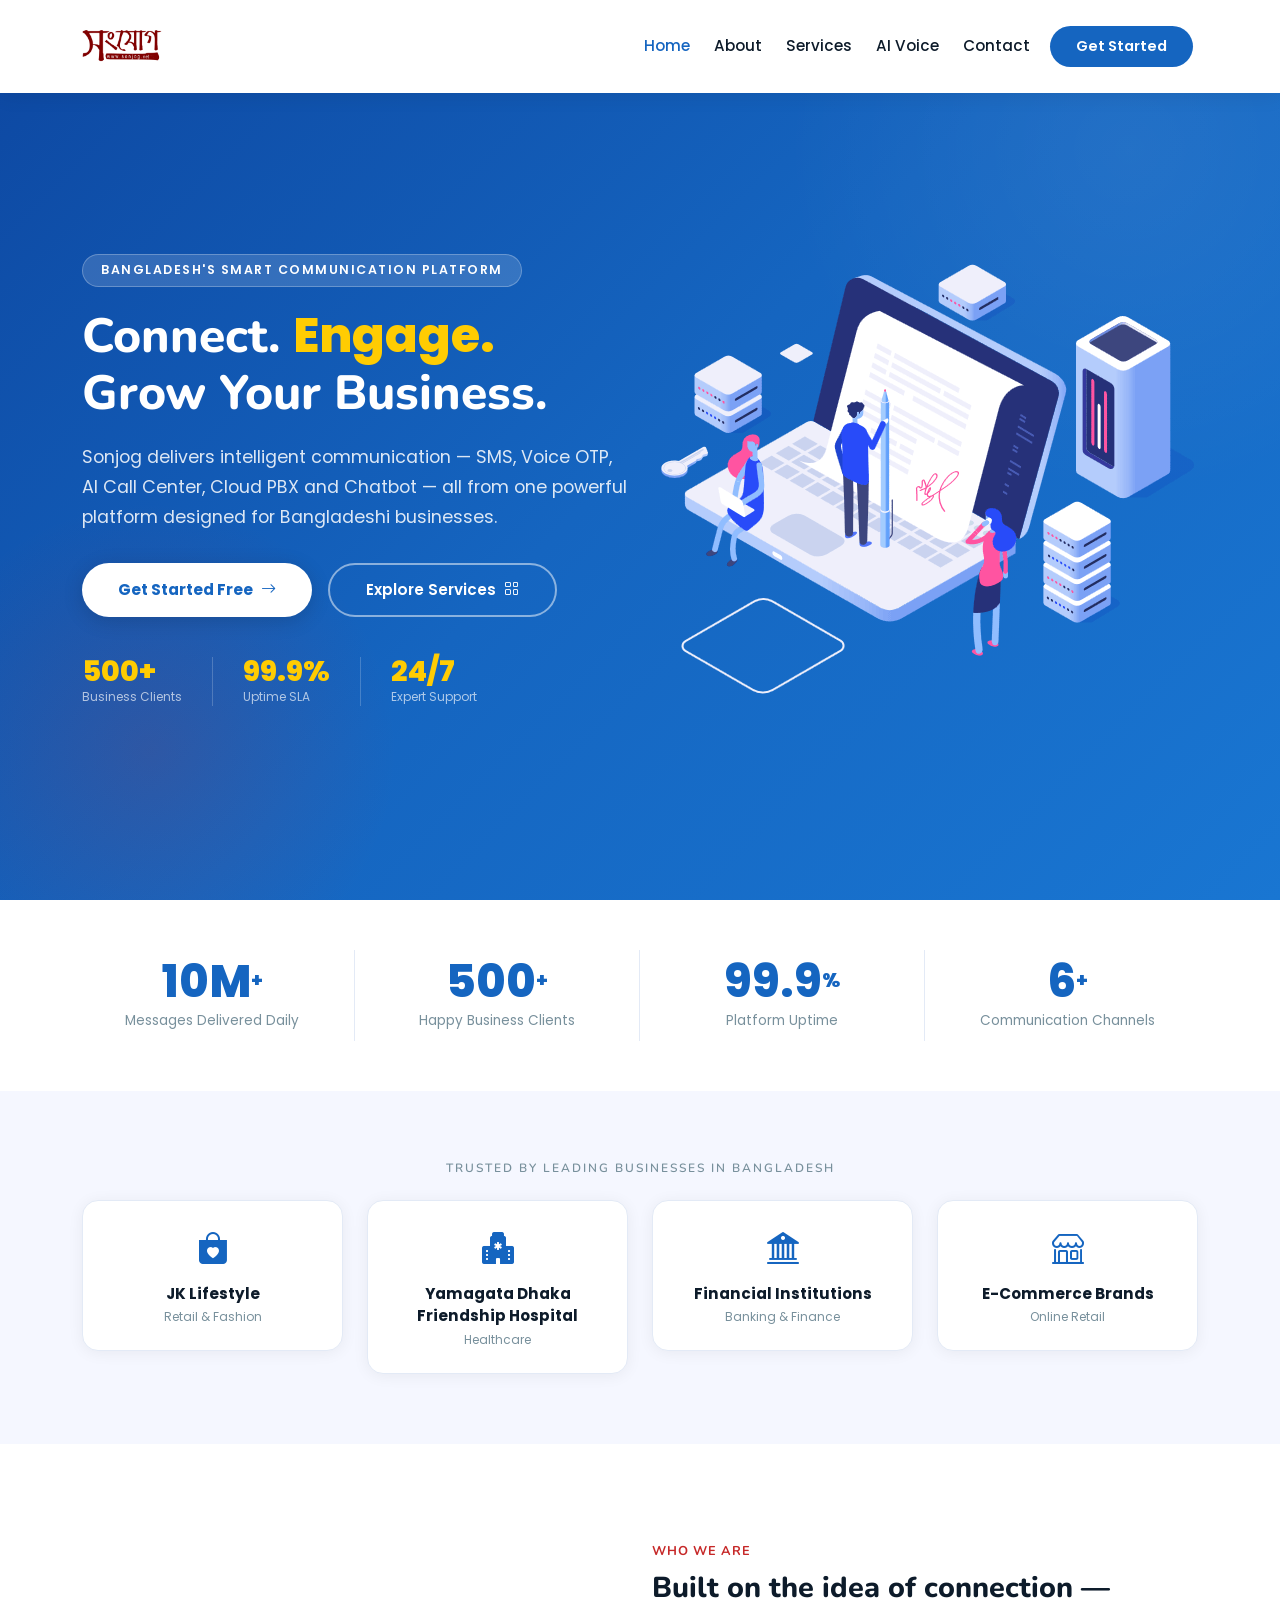
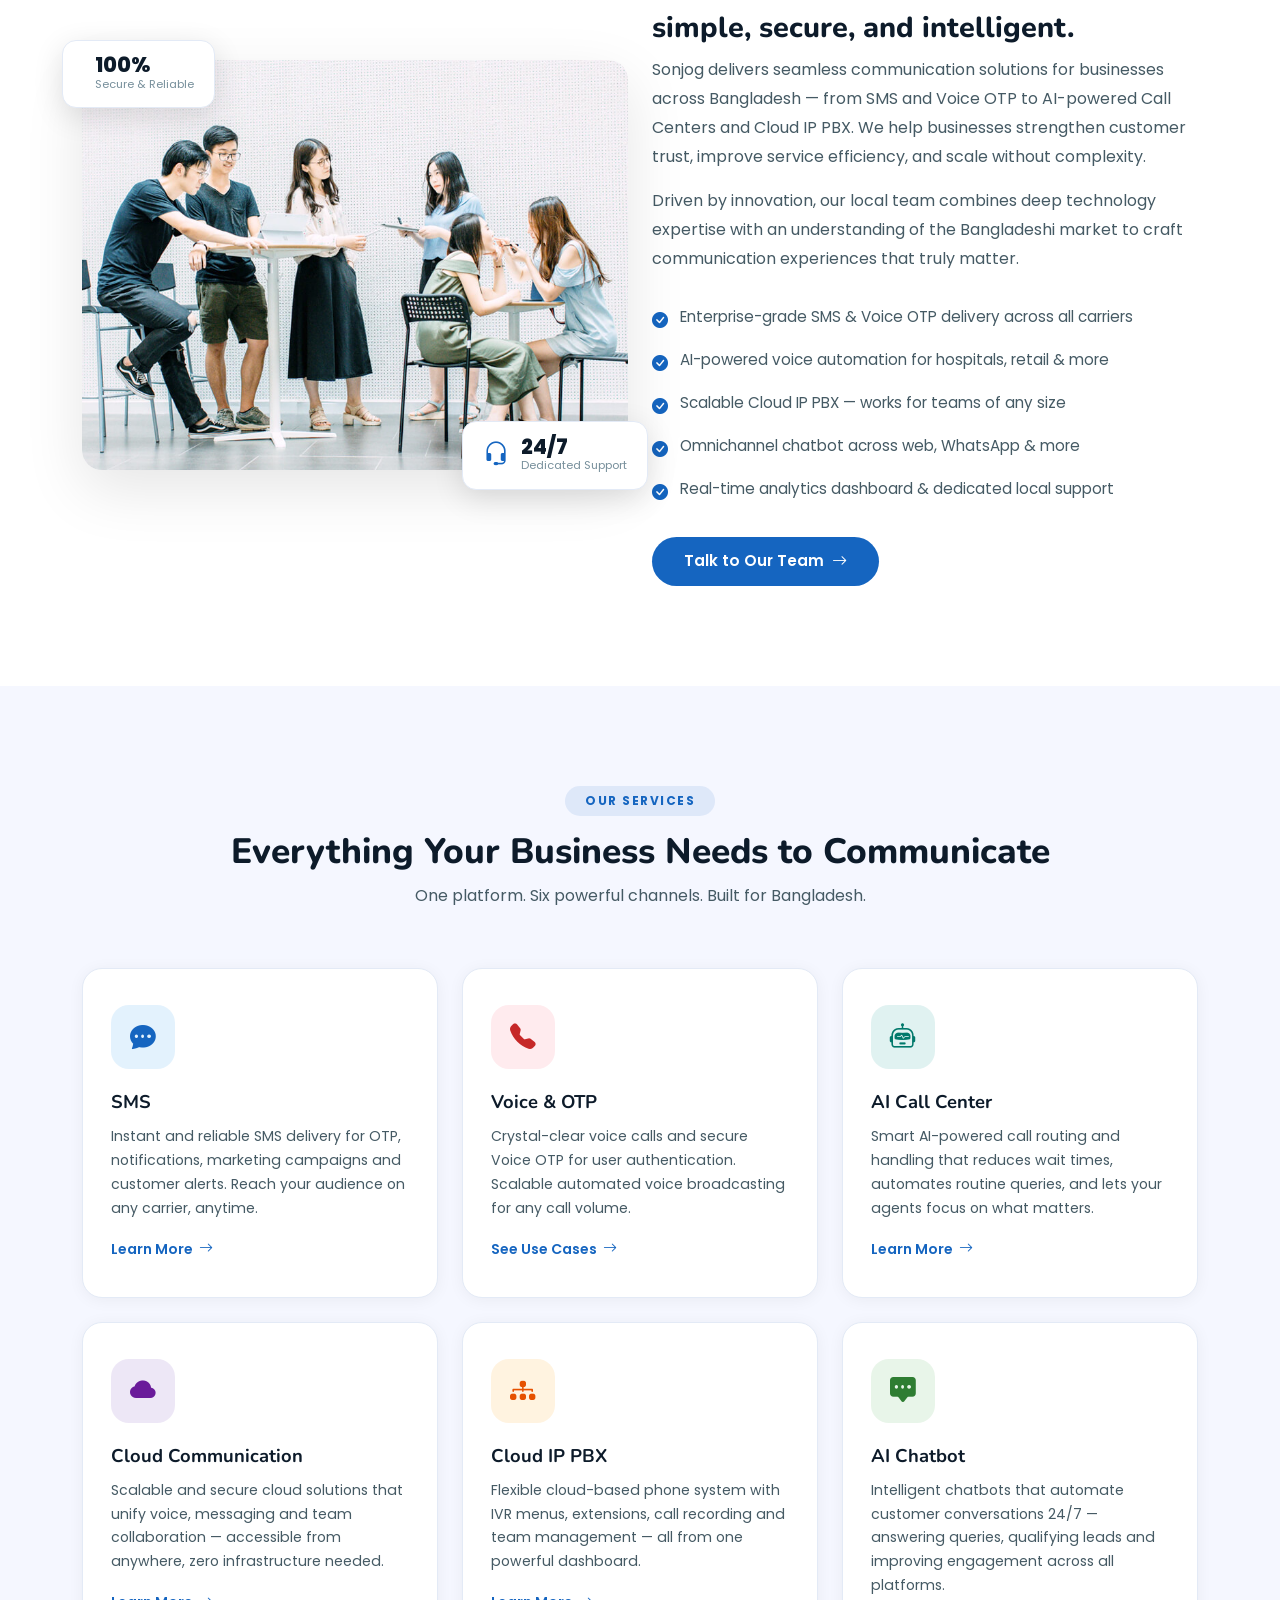
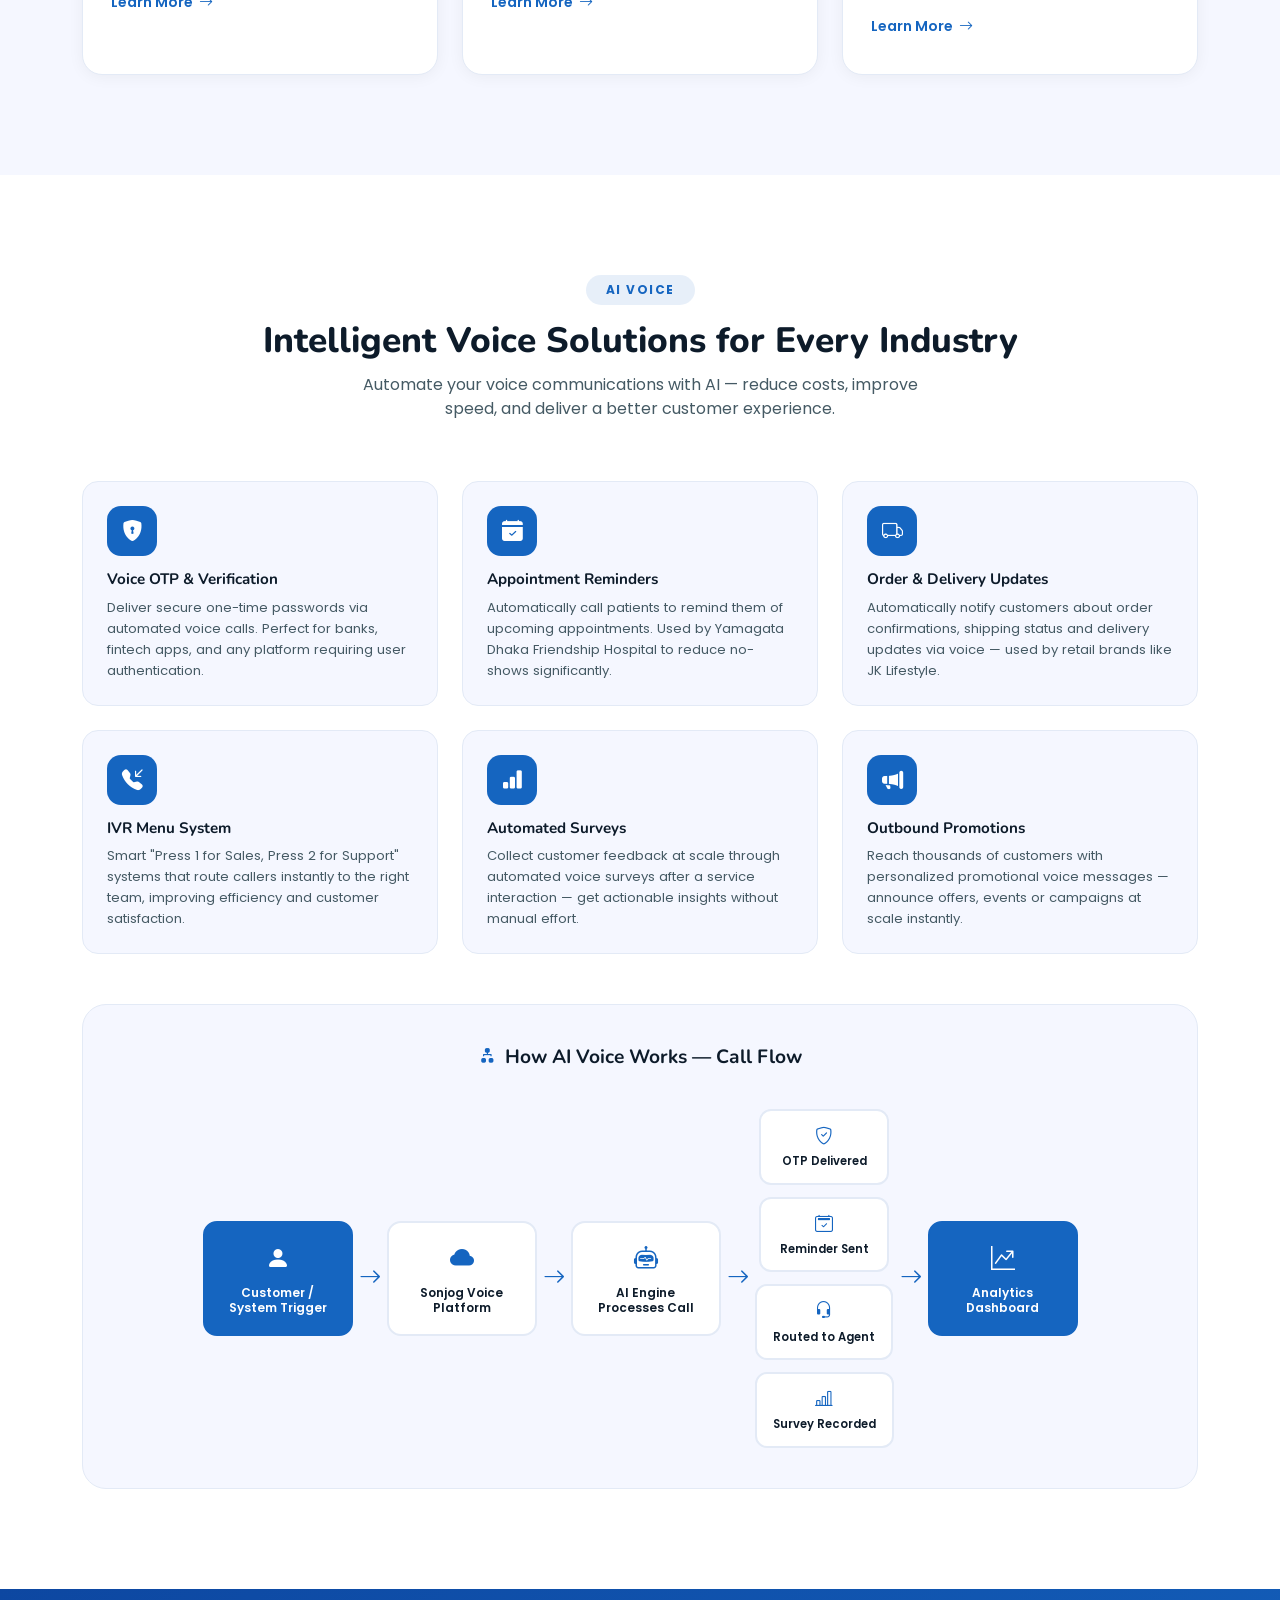
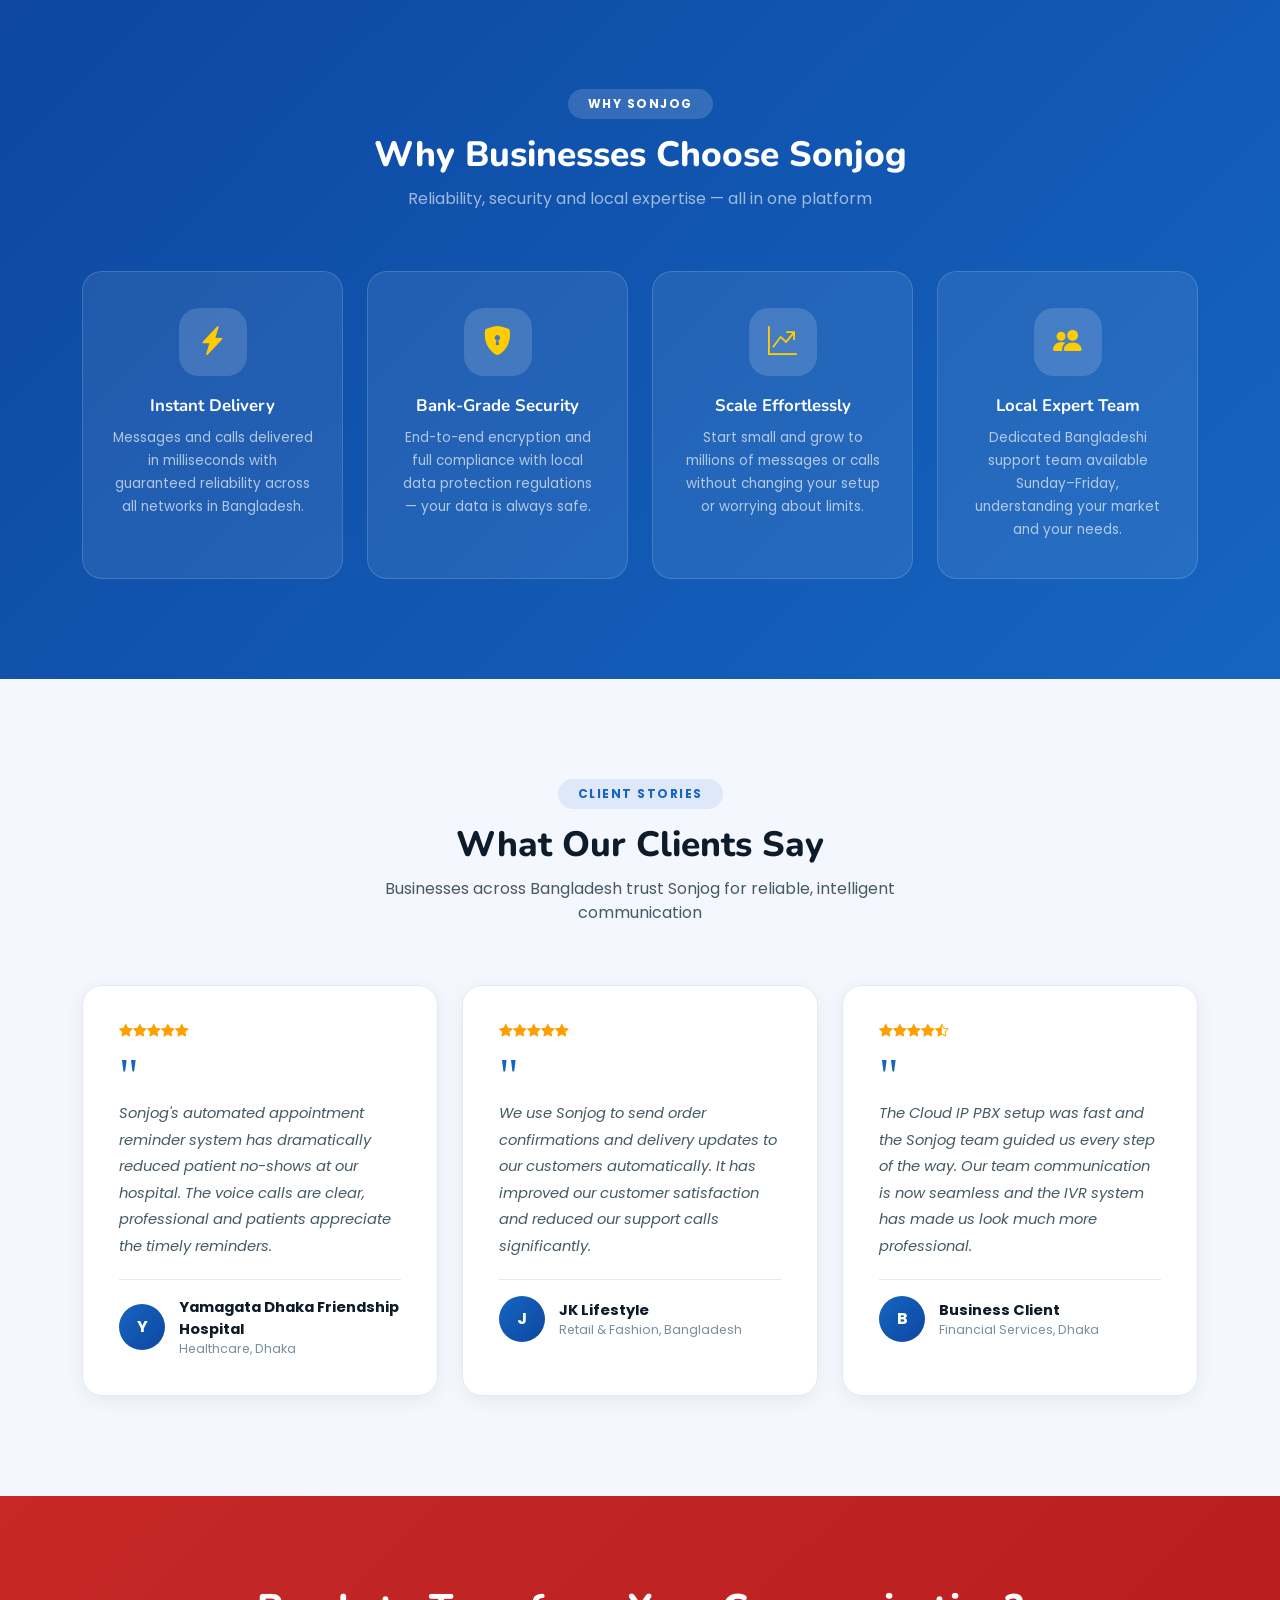
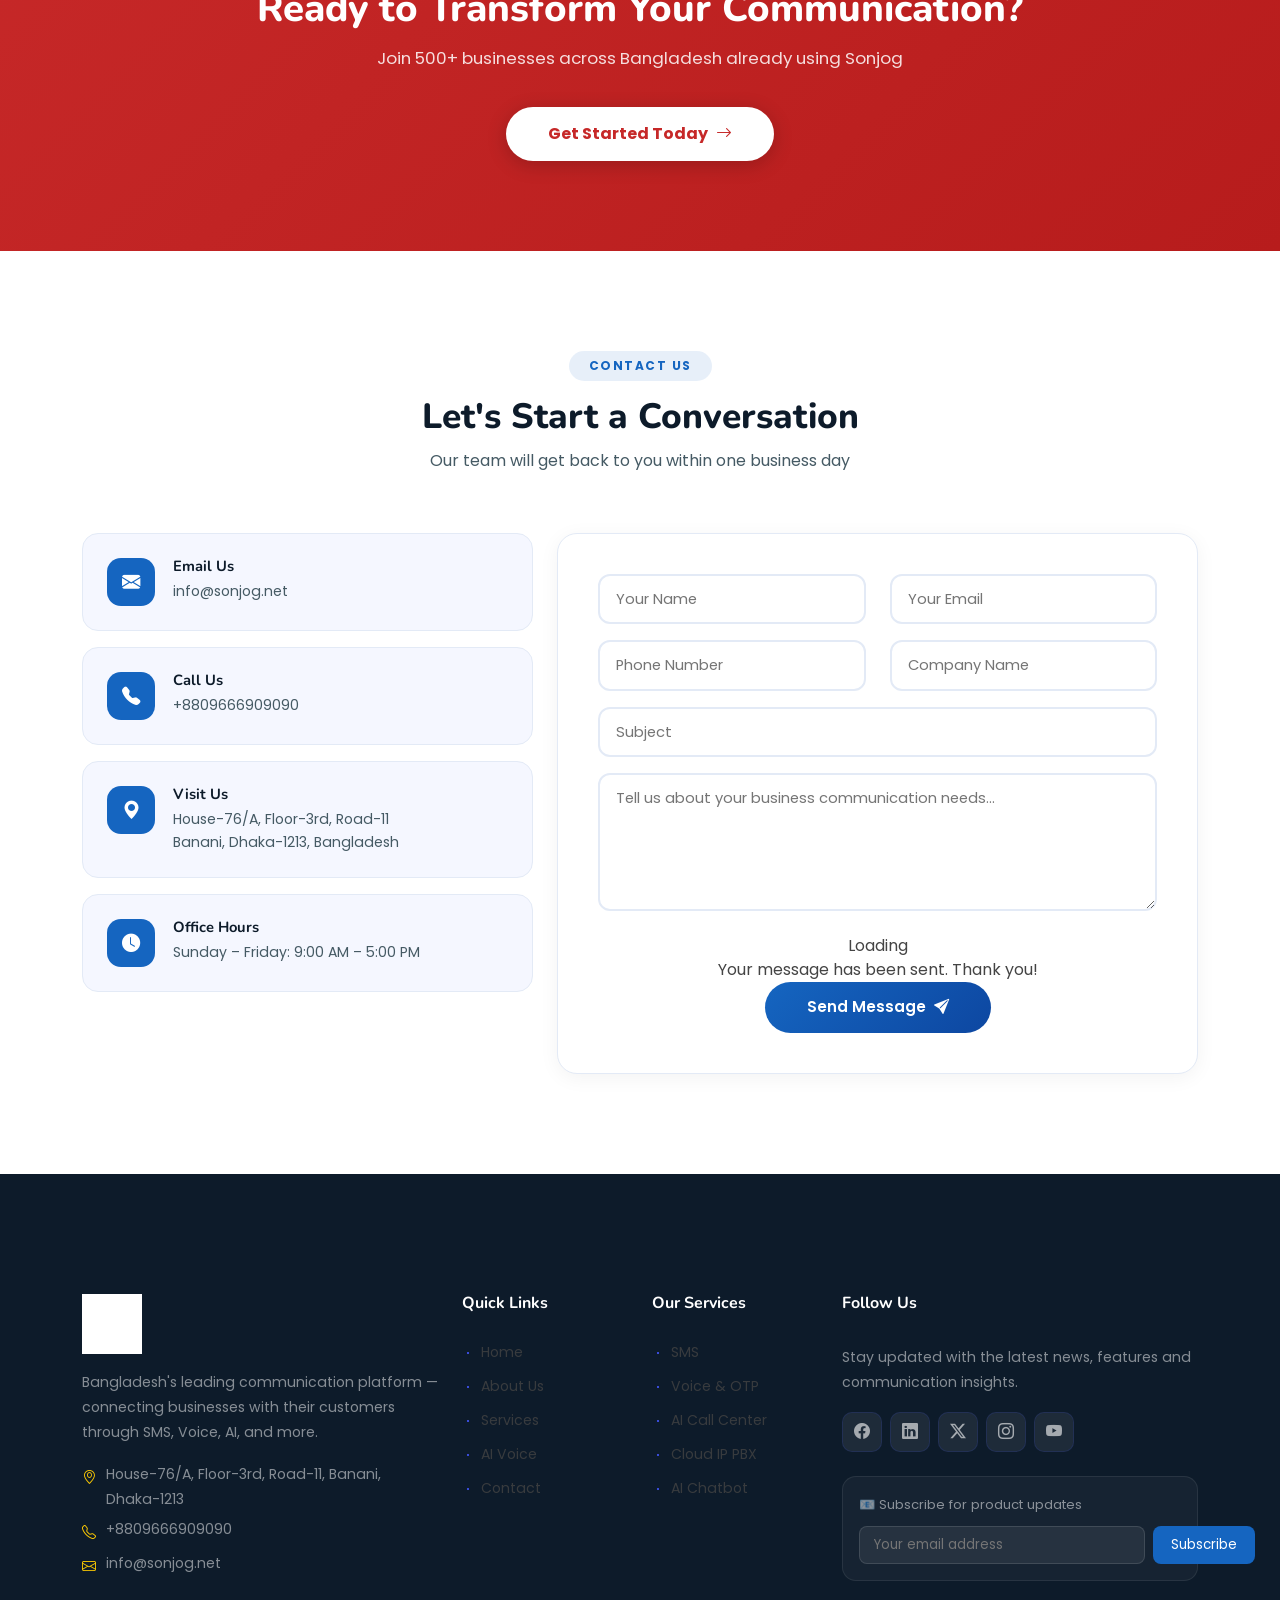
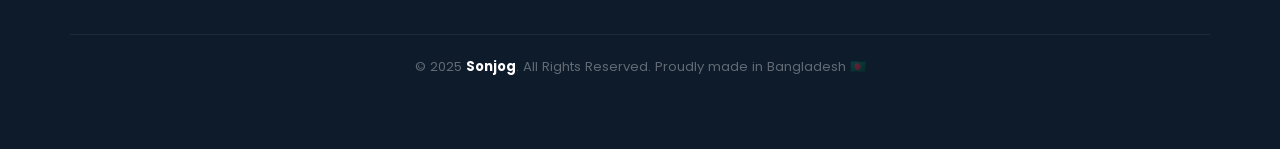
<file: index.html>
<!DOCTYPE html>
<html lang="en">

<head>
  <meta charset="utf-8">
  <meta content="width=device-width, initial-scale=1.0" name="viewport">
  <title>Sonjog - Smart Communication Solutions</title>
  <meta name="description" content="Sonjog delivers seamless communication solutions: SMS, Voice OTP, AI Call Center, Cloud IP PBX and Chatbot for modern businesses in Bangladesh.">
  <meta name="keywords" content="SMS Bangladesh, Voice OTP, AI Call Center, Cloud PBX, Chatbot, CPaaS Bangladesh">

  <link href="assets/img/favicon.png" rel="icon">
  <link href="assets/img/apple-touch-icon.png" rel="apple-touch-icon">

  <link href="https://fonts.googleapis.com" rel="preconnect">
  <link href="https://fonts.gstatic.com" rel="preconnect" crossorigin>
  <link href="https://fonts.googleapis.com/css2?family=Poppins:wght@300;400;500;600;700;800&family=Nunito:wght@400;600;700;800&display=swap" rel="stylesheet">

  <link href="assets/css/bootstrap.min.css" rel="stylesheet">
  <link href="https://cdn.jsdelivr.net/npm/bootstrap-icons@1.11.3/font/bootstrap-icons.css" rel="stylesheet">
  <link href="assets/css/aos.css" rel="stylesheet">
  <link href="assets/css/glightbox.min.css" rel="stylesheet">
  <link href="assets/css/swiper-bundle.min.css" rel="stylesheet">
  <link href="assets/css/main.css" rel="stylesheet">

  <style>
    * { font-family: 'Poppins', sans-serif; }

    :root {
      --primary: #1565C0;
      --primary-light: #1976D2;
      --primary-dark: #0D47A1;
      --accent: #C62828;
      --accent-light: #E53935;
      --text-dark: #0D1B2A;
      --text-mid: #455A64;
      --text-light: #78909C;
      --bg-light: #F5F7FF;
      --bg-white: #FFFFFF;
      --border: #E3EAF6;
    }

    body { color: var(--text-dark); }

    /* ── NAVBAR ── */
    #header {
      background: #fff !important;
      box-shadow: 0 2px 20px rgba(0,0,0,0.08);
      padding: 4px 0;
    }

    /* NAVBAR HEIGHT */
    #header .container-xl {
        min-height: 85px;
        display: flex;
        align-items: center;
    }
    /* FIXED: removed height:52px override so logo can be any size */
    #header .logo h1.sitename { display: none; }
    .navmenu a { color: var(--text-dark) !important; font-weight: 500; font-size: 0.95rem; }
    .navmenu a:hover, .navmenu a.active { color: var(--primary) !important; }
    .btn-getstarted {
      background: var(--primary) !important;
      color: #fff !important;
      border-radius: 50px !important;
      padding: 10px 26px !important;
      font-weight: 600 !important;
      font-size: 0.9rem !important;
      transition: all 0.3s !important;
    }

    /* LOGO */
    #header .logo img {
      height: 80px !important;
      width: auto !important;
      max-height: none !important;
      object-fit: contain;
      display: block;
    }
    .btn-getstarted:hover { background: var(--primary-dark) !important; transform: translateY(-1px) !important; }

    /* ── HERO ── */
    .hero {
      background: linear-gradient(135deg, #0D47A1 0%, #1565C0 50%, #1976D2 100%);
      min-height: 100vh;
      display: flex;
      align-items: center;
      padding: 140px 0 80px;
      position: relative;
      overflow: hidden;
    }
    .hero::before {
      content: '';
      position: absolute;
      width: 700px; height: 700px;
      background: radial-gradient(circle, rgba(255,255,255,0.06) 0%, transparent 70%);
      top: -200px; right: -200px;
      border-radius: 50%;
    }
    .hero::after {
      content: '';
      position: absolute;
      width: 500px; height: 500px;
      background: radial-gradient(circle, rgba(198,40,40,0.15) 0%, transparent 70%);
      bottom: -100px; left: -100px;
      border-radius: 50%;
    }
    .hero .badge-tag {
      display: inline-block;
      background: rgba(255,255,255,0.15);
      color: #fff;
      padding: 6px 18px;
      border-radius: 50px;
      font-size: 0.78rem;
      font-weight: 600;
      letter-spacing: 1.5px;
      text-transform: uppercase;
      margin-bottom: 20px;
      border: 1px solid rgba(255,255,255,0.25);
    }
    .hero h1 {
      color: #fff;
      font-size: 3rem;
      font-weight: 800;
      line-height: 1.2;
      margin-bottom: 20px;
    }
    .hero h1 span { color: #FFCC02; }
    .hero p { color: rgba(255,255,255,0.85); font-size: 1.1rem; line-height: 1.7; }
    .hero .btn-primary-hero {
      background: #fff;
      color: var(--primary);
      padding: 14px 36px;
      border-radius: 50px;
      font-weight: 700;
      font-size: 0.95rem;
      text-decoration: none;
      display: inline-flex;
      align-items: center;
      gap: 8px;
      transition: all 0.3s;
      box-shadow: 0 4px 20px rgba(0,0,0,0.15);
    }
    .hero .btn-primary-hero:hover { transform: translateY(-3px); box-shadow: 0 10px 30px rgba(0,0,0,0.2); }
    .hero .btn-outline-hero {
      background: transparent;
      color: #fff;
      padding: 14px 36px;
      border-radius: 50px;
      font-weight: 600;
      font-size: 0.95rem;
      text-decoration: none;
      display: inline-flex;
      align-items: center;
      gap: 8px;
      border: 2px solid rgba(255,255,255,0.5);
      transition: all 0.3s;
    }
    .hero .btn-outline-hero:hover { border-color: #fff; background: rgba(255,255,255,0.1); }
    @keyframes float { 0%,100%{transform:translateY(0)} 50%{transform:translateY(-16px)} }
    .hero-mini-stats { display: flex; gap: 30px; margin-top: 40px; }
    .hero-mini-stats .ms-item { color: rgba(255,255,255,0.9); }
    .hero-mini-stats .ms-num { font-size: 1.8rem; font-weight: 800; color: #FFCC02; line-height: 1; }
    .hero-mini-stats .ms-lbl { font-size: 0.75rem; color: rgba(255,255,255,0.65); margin-top: 2px; }
    .hero-mini-stats .divider { width: 1px; background: rgba(255,255,255,0.2); }

    /* ── STATS BAR ── */
    .stats-bar { background: #fff; box-shadow: 0 4px 30px rgba(0,0,0,0.07); padding: 50px 0; }
    .stat-item { text-align: center; padding: 10px 20px; border-right: 1px solid var(--border); }
    .stat-item:last-child { border-right: none; }
    .stat-num { font-size: 2.8rem; font-weight: 800; color: var(--primary); line-height: 1; }
    .stat-num sup { font-size: 1.2rem; }
    .stat-lbl { color: var(--text-light); font-size: 0.85rem; margin-top: 6px; }

    /* ── SECTION TITLES ── */
    .sec-title { text-align: center; margin-bottom: 60px; }
    .sec-title .tag {
      display: inline-block;
      background: rgba(21,101,192,0.1);
      color: var(--primary);
      padding: 6px 20px;
      border-radius: 50px;
      font-size: 0.75rem;
      font-weight: 700;
      letter-spacing: 1.5px;
      text-transform: uppercase;
      margin-bottom: 14px;
    }
    .sec-title h2 { font-size: 2.2rem; font-weight: 800; color: var(--text-dark); margin-bottom: 12px; }
    .sec-title p { color: var(--text-mid); font-size: 1rem; max-width: 600px; margin: 0 auto; }

    /* ── CLIENTS ── */
    .clients-section { background: var(--bg-light); padding: 70px 0; }
    .clients-section h6 { color: var(--text-light); letter-spacing: 2px; text-transform: uppercase; font-size: 0.75rem; font-weight: 600; }
    .client-card {
      background: #fff;
      border-radius: 16px;
      padding: 24px 32px;
      display: flex;
      flex-direction: column;
      align-items: center;
      justify-content: center;
      box-shadow: 0 2px 16px rgba(0,0,0,0.06);
      border: 1px solid var(--border);
      transition: all 0.3s;
      text-align: center;
      min-height: 110px;
    }
    .client-card:hover { transform: translateY(-5px); box-shadow: 0 10px 30px rgba(21,101,192,0.12); border-color: var(--primary-light); }
    .client-card .client-icon { font-size: 2rem; color: var(--primary); margin-bottom: 10px; }
    .client-card .client-name { font-weight: 700; color: var(--text-dark); font-size: 0.95rem; }
    .client-card .client-industry { font-size: 0.75rem; color: var(--text-light); margin-top: 3px; }

    /* ── ABOUT ── */
    .about-section { padding: 100px 0; }
    .about-section .content h3 {
      color: var(--accent);
      font-weight: 700;
      text-transform: uppercase;
      letter-spacing: 1px;
      font-size: 0.8rem;
    }
    .about-section .content h2 { font-size: 1.8rem; font-weight: 800; color: var(--text-dark); line-height: 1.4; }
    .about-section .content p { color: var(--text-mid); line-height: 1.8; }
    .feature-list { list-style: none; padding: 0; margin: 24px 0; }
    .feature-list li { display: flex; align-items: flex-start; gap: 12px; padding: 8px 0; color: var(--text-mid); font-size: 0.95rem; }
    .feature-list li i { color: var(--primary); font-size: 1rem; margin-top: 3px; flex-shrink: 0; }
    .about-img { border-radius: 20px; box-shadow: 0 20px 60px rgba(0,0,0,0.1); width: 100%; }
    .about-badge {
      position: absolute;
      background: #fff;
      border-radius: 14px;
      padding: 14px 20px;
      box-shadow: 0 8px 30px rgba(0,0,0,0.12);
      display: flex; align-items: center; gap: 12px;
      border: 1px solid var(--border);
    }
    .about-badge i { font-size: 1.6rem; color: var(--primary); }
    .about-badge .ab-num { font-size: 1.3rem; font-weight: 800; color: var(--text-dark); line-height: 1; }
    .about-badge .ab-lbl { font-size: 0.7rem; color: var(--text-light); }

    /* ── SERVICES ── */
    .services-section { background: var(--bg-light); padding: 100px 0; }
    .svc-card {
      background: #fff;
      border-radius: 20px;
      padding: 36px 28px;
      box-shadow: 0 2px 16px rgba(0,0,0,0.05);
      border: 1px solid var(--border);
      transition: all 0.3s;
      height: 100%;
    }
    .svc-card:hover { transform: translateY(-8px); box-shadow: 0 20px 50px rgba(21,101,192,0.12); border-color: var(--primary-light); }
    .svc-icon {
      width: 64px; height: 64px;
      border-radius: 18px;
      display: flex; align-items: center; justify-content: center;
      font-size: 1.6rem;
      margin-bottom: 22px;
    }
    .svc-card h3 { font-weight: 700; font-size: 1.15rem; color: var(--text-dark); margin-bottom: 12px; }
    .svc-card p { color: var(--text-mid); font-size: 0.88rem; line-height: 1.7; margin-bottom: 16px; }
    .svc-link { color: var(--primary); font-weight: 600; text-decoration: none; font-size: 0.88rem; display: inline-flex; align-items: center; gap: 6px; transition: gap 0.2s; }
    .svc-link:hover { gap: 10px; color: var(--primary-dark); }
    .ic-blue { background: #E3F2FD; color: #1565C0; }
    .ic-red { background: #FFEBEE; color: #C62828; }
    .ic-teal { background: #E0F2F1; color: #00796B; }
    .ic-purple { background: #EDE7F6; color: #6A1B9A; }
    .ic-orange { background: #FFF3E0; color: #E65100; }
    .ic-green { background: #E8F5E9; color: #2E7D32; }

    /* ── AI VOICE SECTION ── */
    .ai-voice-section { padding: 100px 0; background: #fff; }
    .usecase-card {
      background: var(--bg-light);
      border-radius: 16px;
      padding: 24px;
      border: 1px solid var(--border);
      transition: all 0.3s;
      height: 100%;
    }
    .usecase-card:hover { border-color: var(--primary-light); background: #EBF3FF; transform: translateY(-4px); }
    .usecase-card .uc-icon {
      width: 50px; height: 50px;
      border-radius: 14px;
      background: var(--primary);
      color: #fff;
      display: flex; align-items: center; justify-content: center;
      font-size: 1.3rem;
      margin-bottom: 14px;
    }
    .usecase-card h5 { font-weight: 700; font-size: 0.95rem; color: var(--text-dark); margin-bottom: 8px; }
    .usecase-card p { font-size: 0.82rem; color: var(--text-mid); line-height: 1.6; margin: 0; }

    /* AI Voice Flowchart */
    .flowchart-wrapper {
      background: var(--bg-light);
      border-radius: 24px;
      padding: 40px 30px;
      border: 1px solid var(--border);
      margin-top: 50px;
    }
    .flowchart-wrapper h4 { font-weight: 700; color: var(--text-dark); text-align: center; margin-bottom: 40px; font-size: 1.2rem; }
    .flow-row { display: flex; align-items: center; justify-content: center; gap: 0; flex-wrap: wrap; }
    .flow-step {
      background: #fff;
      border: 2px solid var(--border);
      border-radius: 14px;
      padding: 18px 16px;
      text-align: center;
      min-width: 130px;
      max-width: 150px;
      transition: all 0.3s;
    }
    .flow-step:hover { border-color: var(--primary); transform: translateY(-4px); box-shadow: 0 8px 24px rgba(21,101,192,0.12); }
    .flow-step.primary { background: var(--primary); border-color: var(--primary); }
    .flow-step.primary .fs-icon, .flow-step.primary .fs-label { color: #fff; }
    .fs-icon { font-size: 1.5rem; color: var(--primary); margin-bottom: 8px; }
    .fs-label { font-size: 0.75rem; font-weight: 600; color: var(--text-dark); line-height: 1.3; }
    .flow-arrow { font-size: 1.4rem; color: var(--primary); padding: 0 6px; flex-shrink: 0; }
    .flow-branch { display: flex; flex-direction: column; gap: 12px; align-items: center; }
    .flow-branch-item {
      background: #fff;
      border: 2px solid var(--border);
      border-radius: 12px;
      padding: 12px 16px;
      text-align: center;
      min-width: 130px;
      font-size: 0.72rem;
      font-weight: 600;
      color: var(--text-dark);
      transition: all 0.3s;
    }
    .flow-branch-item:hover { border-color: var(--primary); color: var(--primary); }
    .flow-branch-item i { display: block; font-size: 1.1rem; color: var(--primary); margin-bottom: 4px; }

    /* ── WHY US ── */
    .why-us { background: linear-gradient(135deg, #0D47A1 0%, #1565C0 100%); padding: 100px 0; }
    .why-card {
      background: rgba(255,255,255,0.08);
      border: 1px solid rgba(255,255,255,0.15);
      border-radius: 20px;
      padding: 36px 28px;
      text-align: center;
      transition: all 0.3s;
      height: 100%;
    }
    .why-card:hover { background: rgba(255,255,255,0.14); transform: translateY(-8px); }
    .why-icon {
      width: 68px; height: 68px;
      background: rgba(255,255,255,0.15);
      border-radius: 20px;
      display: flex; align-items: center; justify-content: center;
      font-size: 1.8rem; color: #FFCC02;
      margin: 0 auto 20px;
    }
    .why-card h4 { color: #fff; font-weight: 700; font-size: 1.05rem; margin-bottom: 10px; }
    .why-card p { color: rgba(255,255,255,0.65); font-size: 0.85rem; line-height: 1.7; margin: 0; }

    /* ── TESTIMONIALS ── */
    .testimonials-section { padding: 100px 0; background: var(--bg-light); }
    .testi-card {
      background: #fff;
      border-radius: 20px;
      padding: 36px;
      box-shadow: 0 4px 20px rgba(0,0,0,0.06);
      border: 1px solid var(--border);
      height: 100%;
      transition: all 0.3s;
    }
    .testi-card:hover { transform: translateY(-6px); box-shadow: 0 16px 40px rgba(21,101,192,0.1); }
    .testi-card .quote-mark { font-size: 3rem; color: var(--primary); line-height: 1; font-family: Georgia, serif; }
    .testi-card p { color: var(--text-mid); font-style: italic; line-height: 1.8; font-size: 0.92rem; }
    .stars { color: #FFA000; font-size: 0.85rem; margin-bottom: 10px; }
    .testi-author { display: flex; align-items: center; gap: 14px; margin-top: 20px; border-top: 1px solid var(--border); padding-top: 16px; }
    .testi-avatar {
      width: 46px; height: 46px;
      background: linear-gradient(135deg, var(--primary), var(--primary-dark));
      border-radius: 50%;
      display: flex; align-items: center; justify-content: center;
      color: #fff; font-weight: 700; font-size: 1rem;
      flex-shrink: 0;
    }
    .testi-name { font-weight: 700; color: var(--text-dark); font-size: 0.92rem; }
    .testi-role { color: var(--text-light); font-size: 0.78rem; }

    /* ── CTA ── */
    .cta-section {
      background: linear-gradient(135deg, var(--accent) 0%, #B71C1C 100%);
      padding: 90px 0;
      text-align: center;
    }
    .cta-section h2 { color: #fff; font-weight: 800; font-size: 2.4rem; margin-bottom: 14px; }
    .cta-section p { color: rgba(255,255,255,0.85); font-size: 1.05rem; margin-bottom: 36px; }
    .btn-cta-white {
      background: #fff;
      color: var(--accent);
      padding: 15px 42px;
      border-radius: 50px;
      font-weight: 700;
      text-decoration: none;
      display: inline-flex;
      align-items: center;
      gap: 8px;
      font-size: 1rem;
      transition: all 0.3s;
      box-shadow: 0 4px 20px rgba(0,0,0,0.2);
    }
    .btn-cta-white:hover { transform: translateY(-3px); box-shadow: 0 12px 30px rgba(0,0,0,0.25); color: var(--accent); }

    /* ── CONTACT ── */
    .contact-section { padding: 100px 0; }
    .info-card {
      background: var(--bg-light);
      border-radius: 16px;
      padding: 24px;
      display: flex; align-items: flex-start; gap: 18px;
      border: 1px solid var(--border);
      margin-bottom: 16px;
      transition: all 0.3s;
    }
    .info-card:hover { border-color: var(--primary-light); background: #EBF3FF; }
    .info-card .ic-box {
      width: 48px; height: 48px;
      background: var(--primary);
      border-radius: 14px;
      display: flex; align-items: center; justify-content: center;
      color: #fff; font-size: 1.15rem;
      flex-shrink: 0;
    }
    .info-card h5 { font-weight: 700; color: var(--text-dark); font-size: 0.92rem; margin-bottom: 4px; }
    .info-card p { color: var(--text-mid); margin: 0; font-size: 0.88rem; line-height: 1.6; }
    .contact-form input, .contact-form textarea {
      border: 2px solid var(--border);
      border-radius: 12px;
      padding: 12px 16px;
      font-size: 0.92rem;
      transition: all 0.3s;
      width: 100%;
    }
    .contact-form input:focus, .contact-form textarea:focus {
      border-color: var(--primary);
      box-shadow: 0 0 0 4px rgba(21,101,192,0.08);
      outline: none;
    }
    .contact-form button {
      background: linear-gradient(135deg, var(--primary), var(--primary-dark));
      color: #fff;
      border: none;
      padding: 14px 42px;
      border-radius: 50px;
      font-weight: 600;
      font-size: 0.95rem;
      cursor: pointer;
      transition: all 0.3s;
      display: inline-flex; align-items: center; gap: 8px;
    }
    .contact-form button:hover { transform: translateY(-2px); box-shadow: 0 8px 25px rgba(21,101,192,0.35); }

    /* ── FOOTER ── */
    .footer { background: #0D1B2A; padding-top: 70px; }
    .footer p { color: rgba(255,255,255,0.5); font-size: 0.88rem; line-height: 1.8; }
    .footer h4 { color: #fff; font-weight: 700; font-size: 1rem; margin-bottom: 20px; }
    .footer-links ul { list-style: none; padding: 0; }
    .footer-links ul li { padding: 5px 0; }
    .footer-links ul li a { color: rgba(255,255,255,0.55); text-decoration: none; font-size: 0.88rem; transition: color 0.3s; display: flex; align-items: center; gap: 8px; }
    .footer-links ul li a:hover { color: #FFCC02; }
    .footer-links ul li a i { font-size: 0.6rem; color: var(--primary-light); }
    .footer .social-links a {
      width: 40px; height: 40px;
      background: rgba(255,255,255,0.07);
      border-radius: 10px;
      display: flex; align-items: center; justify-content: center;
      color: rgba(255,255,255,0.6);
      font-size: 1rem;
      margin-right: 8px;
      transition: all 0.3s;
      text-decoration: none;
    }
    .footer .social-links a:hover { background: var(--primary); color: #fff; transform: translateY(-3px); }
    .footer-contact p { display: flex; align-items: flex-start; gap: 10px; }
    .footer-contact i { color: #FFCC02; margin-top: 3px; flex-shrink: 0; }
    .footer .copyright { border-top: 1px solid rgba(255,255,255,0.07); padding: 20px 0; margin-top: 50px; }
    .footer .copyright p { color: rgba(255,255,255,0.35); font-size: 0.82rem; margin: 0; }

    /* ── SCROLL TOP ── */
    .scroll-top { background: var(--primary) !important; }

    /* ── RESPONSIVE ── */
    @media (max-width: 991px) {
      .hero h1 { font-size: 2.2rem; }
      .hero-mini-stats { flex-wrap: wrap; gap: 16px; }
      .sec-title h2 { font-size: 1.8rem; }
      .flow-row { gap: 8px; }
        #header .logo img {
    height: 65px !important;
  }

  #header .container-xl {
    min-height: 70px;
  }
    }
    @media (max-width: 767px) {
      .hero h1 { font-size: 1.8rem; }
      .stat-item { border-right: none; border-bottom: 1px solid var(--border); padding: 16px; }
      .stat-item:last-child { border-bottom: none; }
      .about-badge { display: none; }
      .flow-row { flex-direction: column; }
      .flow-arrow { transform: rotate(90deg); }
       #header .logo img {
    height: 55px !important;
  }

  #header .container-xl {
    min-height: 60px;
  }
    }
  </style>
</head>

<body class="index-page">

  <!-- ── HEADER ── -->
  <header id="header" class="header d-flex align-items-center fixed-top">
    <div class="container-fluid container-xl position-relative d-flex align-items-center">
      <a href="index.html" class="logo d-flex align-items-center me-auto">
        <img src="assets/img/logo.jpeg" alt="Sonjog Logo">
        <h1 class="sitename">Sonjog</h1>
      </a>
      <nav id="navmenu" class="navmenu">
        <ul>
          <li><a href="#hero" class="active">Home</a></li>
          <li><a href="#about">About</a></li>
          <li><a href="#services">Services</a></li>
          <li><a href="#ai-voice">AI Voice</a></li>
          <li><a href="#contact">Contact</a></li>
        </ul>
        <i class="mobile-nav-toggle d-xl-none bi bi-list"></i>
      </nav>
      <a class="btn-getstarted flex-md-shrink-0" href="#contact">Get Started</a>
    </div>
  </header>

  <main class="main">

    <!-- ── HERO ── -->
    <section id="hero" class="hero section">
      <div class="container position-relative" style="z-index:2">
        <div class="row gy-5 align-items-center">
          <div class="col-lg-6 order-2 order-lg-1" data-aos="fade-right">
            <span class="badge-tag">Bangladesh's Smart Communication Platform</span>
            <h1>Connect. <span>Engage.</span><br>Grow Your Business.</h1>
            <p>Sonjog delivers intelligent communication — SMS, Voice OTP, AI Call Center, Cloud PBX and Chatbot — all from one powerful platform designed for Bangladeshi businesses.</p>
            <div class="d-flex flex-wrap gap-3 mt-4">
              <a href="#contact" class="btn-primary-hero">Get Started Free <i class="bi bi-arrow-right"></i></a>
              <a href="#services" class="btn-outline-hero">Explore Services <i class="bi bi-grid"></i></a>
            </div>
            <div class="hero-mini-stats">
              <div class="ms-item">
                <div class="ms-num">500+</div>
                <div class="ms-lbl">Business Clients</div>
              </div>
              <div class="divider"></div>
              <div class="ms-item">
                <div class="ms-num">99.9%</div>
                <div class="ms-lbl">Uptime SLA</div>
              </div>
              <div class="divider"></div>
              <div class="ms-item">
                <div class="ms-num">24/7</div>
                <div class="ms-lbl">Expert Support</div>
              </div>
            </div>
          </div>
          <div class="col-lg-6 order-1 order-lg-2 text-center" data-aos="zoom-out">
            <img src="assets/img/hero-img.png" class="img-fluid" alt="Sonjog Platform" style="max-height:480px; animation: float 4s ease-in-out infinite;">
          </div>
        </div>
      </div>
    </section>

    <!-- ── STATS BAR ── -->
    <section class="stats-bar">
      <div class="container">
        <div class="row">
          <div class="col-6 col-md-3 stat-item" data-aos="fade-up" data-aos-delay="100">
            <div class="stat-num">10M<sup>+</sup></div>
            <div class="stat-lbl">Messages Delivered Daily</div>
          </div>
          <div class="col-6 col-md-3 stat-item" data-aos="fade-up" data-aos-delay="200">
            <div class="stat-num">500<sup>+</sup></div>
            <div class="stat-lbl">Happy Business Clients</div>
          </div>
          <div class="col-6 col-md-3 stat-item" data-aos="fade-up" data-aos-delay="300">
            <div class="stat-num">99.9<sup>%</sup></div>
            <div class="stat-lbl">Platform Uptime</div>
          </div>
          <div class="col-6 col-md-3 stat-item" data-aos="fade-up" data-aos-delay="400">
            <div class="stat-num">6<sup>+</sup></div>
            <div class="stat-lbl">Communication Channels</div>
          </div>
        </div>
      </div>
    </section>

    <!-- ── TRUSTED CLIENTS ── -->
    <section class="clients-section">
      <div class="container">
        <h6 class="text-center mb-4" data-aos="fade-up">Trusted by leading businesses in Bangladesh</h6>
        <div class="row gy-3 justify-content-center" data-aos="fade-up" data-aos-delay="100">
          <div class="col-6 col-md-3">
            <div class="client-card">
              <div class="client-icon"><i class="bi bi-bag-heart-fill"></i></div>
              <div class="client-name">JK Lifestyle</div>
              <div class="client-industry">Retail & Fashion</div>
            </div>
          </div>
          <div class="col-6 col-md-3">
            <div class="client-card">
              <div class="client-icon"><i class="bi bi-hospital-fill"></i></div>
              <div class="client-name">Yamagata Dhaka Friendship Hospital</div>
              <div class="client-industry">Healthcare</div>
            </div>
          </div>
          <div class="col-6 col-md-3">
            <div class="client-card">
              <div class="client-icon"><i class="bi bi-bank2"></i></div>
              <div class="client-name">Financial Institutions</div>
              <div class="client-industry">Banking & Finance</div>
            </div>
          </div>
          <div class="col-6 col-md-3">
            <div class="client-card">
              <div class="client-icon"><i class="bi bi-shop"></i></div>
              <div class="client-name">E-Commerce Brands</div>
              <div class="client-industry">Online Retail</div>
            </div>
          </div>
        </div>
      </div>
    </section>

    <!-- ── ABOUT ── -->
    <section id="about" class="about-section">
      <div class="container">
        <div class="row gy-5 align-items-center">
          <div class="col-lg-6" data-aos="fade-right">
            <div class="position-relative">
              <img src="assets/img/about.jpg" class="about-img" alt="About Sonjog">
              <div class="about-badge" style="top:-20px; left:-20px;">
                <i class="bi bi-shield-check-fill"></i>
                <div>
                  <div class="ab-num">100%</div>
                  <div class="ab-lbl">Secure & Reliable</div>
                </div>
              </div>
              <div class="about-badge" style="bottom:-20px; right:-20px;">
                <i class="bi bi-headset"></i>
                <div>
                  <div class="ab-num">24/7</div>
                  <div class="ab-lbl">Dedicated Support</div>
                </div>
              </div>
            </div>
          </div>
          <div class="col-lg-6" data-aos="fade-left">
            <div class="content">
              <h3>Who We Are</h3>
              <h2>Built on the idea of connection — simple, secure, and intelligent.</h2>
              <p>Sonjog delivers seamless communication solutions for businesses across Bangladesh — from SMS and Voice OTP to AI-powered Call Centers and Cloud IP PBX. We help businesses strengthen customer trust, improve service efficiency, and scale without complexity.</p>
              <p>Driven by innovation, our local team combines deep technology expertise with an understanding of the Bangladeshi market to craft communication experiences that truly matter.</p>
              <ul class="feature-list">
                <li><i class="bi bi-check-circle-fill"></i> Enterprise-grade SMS & Voice OTP delivery across all carriers</li>
                <li><i class="bi bi-check-circle-fill"></i> AI-powered voice automation for hospitals, retail & more</li>
                <li><i class="bi bi-check-circle-fill"></i> Scalable Cloud IP PBX — works for teams of any size</li>
                <li><i class="bi bi-check-circle-fill"></i> Omnichannel chatbot across web, WhatsApp & more</li>
                <li><i class="bi bi-check-circle-fill"></i> Real-time analytics dashboard & dedicated local support</li>
              </ul>
              <a href="#contact" style="display:inline-flex;align-items:center;gap:8px;background:var(--primary);color:#fff;padding:13px 32px;border-radius:50px;text-decoration:none;font-weight:600;font-size:0.95rem;transition:all 0.3s;">
                Talk to Our Team <i class="bi bi-arrow-right"></i>
              </a>
            </div>
          </div>
        </div>
      </div>
    </section>

    <!-- ── SERVICES ── -->
    <section id="services" class="services-section">
      <div class="container">
        <div class="sec-title" data-aos="fade-up">
          <span class="tag">Our Services</span>
          <h2>Everything Your Business Needs to Communicate</h2>
          <p>One platform. Six powerful channels. Built for Bangladesh.</p>
        </div>
        <div class="row gy-4">
          <div class="col-lg-4 col-md-6" data-aos="fade-up" data-aos-delay="100">
            <div class="svc-card">
              <div class="svc-icon ic-blue"><i class="bi bi-chat-dots-fill"></i></div>
              <h3>SMS</h3>
              <p>Instant and reliable SMS delivery for OTP, notifications, marketing campaigns and customer alerts. Reach your audience on any carrier, anytime.</p>
              <a href="#contact" class="svc-link">Learn More <i class="bi bi-arrow-right"></i></a>
            </div>
          </div>
          <div class="col-lg-4 col-md-6" data-aos="fade-up" data-aos-delay="200">
            <div class="svc-card">
              <div class="svc-icon ic-red"><i class="bi bi-telephone-fill"></i></div>
              <h3>Voice & OTP</h3>
              <p>Crystal-clear voice calls and secure Voice OTP for user authentication. Scalable automated voice broadcasting for any call volume.</p>
              <a href="#ai-voice" class="svc-link">See Use Cases <i class="bi bi-arrow-right"></i></a>
            </div>
          </div>
          <div class="col-lg-4 col-md-6" data-aos="fade-up" data-aos-delay="300">
            <div class="svc-card">
              <div class="svc-icon ic-teal"><i class="bi bi-robot"></i></div>
              <h3>AI Call Center</h3>
              <p>Smart AI-powered call routing and handling that reduces wait times, automates routine queries, and lets your agents focus on what matters.</p>
              <a href="#contact" class="svc-link">Learn More <i class="bi bi-arrow-right"></i></a>
            </div>
          </div>
          <div class="col-lg-4 col-md-6" data-aos="fade-up" data-aos-delay="400">
            <div class="svc-card">
              <div class="svc-icon ic-purple"><i class="bi bi-cloud-fill"></i></div>
              <h3>Cloud Communication</h3>
              <p>Scalable and secure cloud solutions that unify voice, messaging and team collaboration — accessible from anywhere, zero infrastructure needed.</p>
              <a href="#contact" class="svc-link">Learn More <i class="bi bi-arrow-right"></i></a>
            </div>
          </div>
          <div class="col-lg-4 col-md-6" data-aos="fade-up" data-aos-delay="500">
            <div class="svc-card">
              <div class="svc-icon ic-orange"><i class="bi bi-diagram-3-fill"></i></div>
              <h3>Cloud IP PBX</h3>
              <p>Flexible cloud-based phone system with IVR menus, extensions, call recording and team management — all from one powerful dashboard.</p>
              <a href="#contact" class="svc-link">Learn More <i class="bi bi-arrow-right"></i></a>
            </div>
          </div>
          <div class="col-lg-4 col-md-6" data-aos="fade-up" data-aos-delay="600">
            <div class="svc-card">
              <div class="svc-icon ic-green"><i class="bi bi-chat-square-dots-fill"></i></div>
              <h3>AI Chatbot</h3>
              <p>Intelligent chatbots that automate customer conversations 24/7 — answering queries, qualifying leads and improving engagement across all platforms.</p>
              <a href="#contact" class="svc-link">Learn More <i class="bi bi-arrow-right"></i></a>
            </div>
          </div>
        </div>
      </div>
    </section>

    <!-- ── AI VOICE SECTION ── -->
    <section id="ai-voice" class="ai-voice-section">
      <div class="container">
        <div class="sec-title" data-aos="fade-up">
          <span class="tag">AI Voice</span>
          <h2>Intelligent Voice Solutions for Every Industry</h2>
          <p>Automate your voice communications with AI — reduce costs, improve speed, and deliver a better customer experience.</p>
        </div>
        <div class="row gy-4 mb-5">
          <div class="col-lg-4 col-md-6" data-aos="fade-up" data-aos-delay="100">
            <div class="usecase-card">
              <div class="uc-icon"><i class="bi bi-shield-lock-fill"></i></div>
              <h5>Voice OTP & Verification</h5>
              <p>Deliver secure one-time passwords via automated voice calls. Perfect for banks, fintech apps, and any platform requiring user authentication.</p>
            </div>
          </div>
          <div class="col-lg-4 col-md-6" data-aos="fade-up" data-aos-delay="150">
            <div class="usecase-card">
              <div class="uc-icon"><i class="bi bi-calendar-check-fill"></i></div>
              <h5>Appointment Reminders</h5>
              <p>Automatically call patients to remind them of upcoming appointments. Used by Yamagata Dhaka Friendship Hospital to reduce no-shows significantly.</p>
            </div>
          </div>
          <div class="col-lg-4 col-md-6" data-aos="fade-up" data-aos-delay="200">
            <div class="usecase-card">
              <div class="uc-icon"><i class="bi bi-truck"></i></div>
              <h5>Order & Delivery Updates</h5>
              <p>Automatically notify customers about order confirmations, shipping status and delivery updates via voice — used by retail brands like JK Lifestyle.</p>
            </div>
          </div>
          <div class="col-lg-4 col-md-6" data-aos="fade-up" data-aos-delay="250">
            <div class="usecase-card">
              <div class="uc-icon"><i class="bi bi-telephone-inbound-fill"></i></div>
              <h5>IVR Menu System</h5>
              <p>Smart "Press 1 for Sales, Press 2 for Support" systems that route callers instantly to the right team, improving efficiency and customer satisfaction.</p>
            </div>
          </div>
          <div class="col-lg-4 col-md-6" data-aos="fade-up" data-aos-delay="300">
            <div class="usecase-card">
              <div class="uc-icon"><i class="bi bi-bar-chart-fill"></i></div>
              <h5>Automated Surveys</h5>
              <p>Collect customer feedback at scale through automated voice surveys after a service interaction — get actionable insights without manual effort.</p>
            </div>
          </div>
          <div class="col-lg-4 col-md-6" data-aos="fade-up" data-aos-delay="350">
            <div class="usecase-card">
              <div class="uc-icon"><i class="bi bi-megaphone-fill"></i></div>
              <h5>Outbound Promotions</h5>
              <p>Reach thousands of customers with personalized promotional voice messages — announce offers, events or campaigns at scale instantly.</p>
            </div>
          </div>
        </div>

        <!-- Flowchart -->
        <div class="flowchart-wrapper" data-aos="fade-up">
          <h4><i class="bi bi-diagram-2-fill me-2" style="color:var(--primary)"></i>How AI Voice Works — Call Flow</h4>
          <div class="flow-row">
            <div class="flow-step primary">
              <div class="fs-icon"><i class="bi bi-person-fill"></i></div>
              <div class="fs-label">Customer / System Trigger</div>
            </div>
            <div class="flow-arrow"><i class="bi bi-arrow-right"></i></div>
            <div class="flow-step">
              <div class="fs-icon"><i class="bi bi-cloud-fill"></i></div>
              <div class="fs-label">Sonjog Voice Platform</div>
            </div>
            <div class="flow-arrow"><i class="bi bi-arrow-right"></i></div>
            <div class="flow-step">
              <div class="fs-icon"><i class="bi bi-robot"></i></div>
              <div class="fs-label">AI Engine Processes Call</div>
            </div>
            <div class="flow-arrow"><i class="bi bi-arrow-right"></i></div>
            <div class="flow-branch">
              <div class="flow-branch-item"><i class="bi bi-shield-check"></i>OTP Delivered</div>
              <div class="flow-branch-item"><i class="bi bi-calendar2-check"></i>Reminder Sent</div>
              <div class="flow-branch-item"><i class="bi bi-headset"></i>Routed to Agent</div>
              <div class="flow-branch-item"><i class="bi bi-bar-chart-line"></i>Survey Recorded</div>
            </div>
            <div class="flow-arrow"><i class="bi bi-arrow-right"></i></div>
            <div class="flow-step primary">
              <div class="fs-icon"><i class="bi bi-graph-up-arrow"></i></div>
              <div class="fs-label">Analytics Dashboard</div>
            </div>
          </div>
        </div>
      </div>
    </section>

    <!-- ── WHY CHOOSE US ── -->
    <section class="why-us">
      <div class="container">
        <div class="sec-title" data-aos="fade-up">
          <span class="tag" style="background:rgba(255,255,255,0.15);color:#fff;">Why Sonjog</span>
          <h2 style="color:#fff;">Why Businesses Choose Sonjog</h2>
          <p style="color:rgba(255,255,255,0.6);">Reliability, security and local expertise — all in one platform</p>
        </div>
        <div class="row gy-4">
          <div class="col-lg-3 col-md-6" data-aos="fade-up" data-aos-delay="100">
            <div class="why-card">
              <div class="why-icon"><i class="bi bi-lightning-charge-fill"></i></div>
              <h4>Instant Delivery</h4>
              <p>Messages and calls delivered in milliseconds with guaranteed reliability across all networks in Bangladesh.</p>
            </div>
          </div>
          <div class="col-lg-3 col-md-6" data-aos="fade-up" data-aos-delay="200">
            <div class="why-card">
              <div class="why-icon"><i class="bi bi-shield-lock-fill"></i></div>
              <h4>Bank-Grade Security</h4>
              <p>End-to-end encryption and full compliance with local data protection regulations — your data is always safe.</p>
            </div>
          </div>
          <div class="col-lg-3 col-md-6" data-aos="fade-up" data-aos-delay="300">
            <div class="why-card">
              <div class="why-icon"><i class="bi bi-graph-up-arrow"></i></div>
              <h4>Scale Effortlessly</h4>
              <p>Start small and grow to millions of messages or calls without changing your setup or worrying about limits.</p>
            </div>
          </div>
          <div class="col-lg-3 col-md-6" data-aos="fade-up" data-aos-delay="400">
            <div class="why-card">
              <div class="why-icon"><i class="bi bi-people-fill"></i></div>
              <h4>Local Expert Team</h4>
              <p>Dedicated Bangladeshi support team available Sunday–Friday, understanding your market and your needs.</p>
            </div>
          </div>
        </div>
      </div>
    </section>

    <!-- ── TESTIMONIALS ── -->
    <section class="testimonials-section">
      <div class="container">
        <div class="sec-title" data-aos="fade-up">
          <span class="tag">Client Stories</span>
          <h2>What Our Clients Say</h2>
          <p>Businesses across Bangladesh trust Sonjog for reliable, intelligent communication</p>
        </div>
        <div class="row gy-4">
          <div class="col-lg-4 col-md-6" data-aos="fade-up" data-aos-delay="100">
            <div class="testi-card">
              <div class="stars"><i class="bi bi-star-fill"></i><i class="bi bi-star-fill"></i><i class="bi bi-star-fill"></i><i class="bi bi-star-fill"></i><i class="bi bi-star-fill"></i></div>
              <div class="quote-mark">"</div>
              <p>Sonjog's automated appointment reminder system has dramatically reduced patient no-shows at our hospital. The voice calls are clear, professional and patients appreciate the timely reminders.</p>
              <div class="testi-author">
                <div class="testi-avatar">Y</div>
                <div>
                  <div class="testi-name">Yamagata Dhaka Friendship Hospital</div>
                  <div class="testi-role">Healthcare, Dhaka</div>
                </div>
              </div>
            </div>
          </div>
          <div class="col-lg-4 col-md-6" data-aos="fade-up" data-aos-delay="200">
            <div class="testi-card">
              <div class="stars"><i class="bi bi-star-fill"></i><i class="bi bi-star-fill"></i><i class="bi bi-star-fill"></i><i class="bi bi-star-fill"></i><i class="bi bi-star-fill"></i></div>
              <div class="quote-mark">"</div>
              <p>We use Sonjog to send order confirmations and delivery updates to our customers automatically. It has improved our customer satisfaction and reduced our support calls significantly.</p>
              <div class="testi-author">
                <div class="testi-avatar">J</div>
                <div>
                  <div class="testi-name">JK Lifestyle</div>
                  <div class="testi-role">Retail & Fashion, Bangladesh</div>
                </div>
              </div>
            </div>
          </div>
          <div class="col-lg-4 col-md-6" data-aos="fade-up" data-aos-delay="300">
            <div class="testi-card">
              <div class="stars"><i class="bi bi-star-fill"></i><i class="bi bi-star-fill"></i><i class="bi bi-star-fill"></i><i class="bi bi-star-fill"></i><i class="bi bi-star-half"></i></div>
              <div class="quote-mark">"</div>
              <p>The Cloud IP PBX setup was fast and the Sonjog team guided us every step of the way. Our team communication is now seamless and the IVR system has made us look much more professional.</p>
              <div class="testi-author">
                <div class="testi-avatar">B</div>
                <div>
                  <div class="testi-name">Business Client</div>
                  <div class="testi-role">Financial Services, Dhaka</div>
                </div>
              </div>
            </div>
          </div>
        </div>
      </div>
    </section>

    <!-- ── CTA ── -->
    <section class="cta-section">
      <div class="container" data-aos="zoom-in">
        <h2>Ready to Transform Your Communication?</h2>
        <p>Join 500+ businesses across Bangladesh already using Sonjog</p>
        <a href="#contact" class="btn-cta-white">Get Started Today <i class="bi bi-arrow-right"></i></a>
      </div>
    </section>

    <!-- ── CONTACT ── -->
    <section id="contact" class="contact-section">
      <div class="container">
        <div class="sec-title" data-aos="fade-up">
          <span class="tag">Contact Us</span>
          <h2>Let's Start a Conversation</h2>
          <p>Our team will get back to you within one business day</p>
        </div>
        <div class="row gy-4">
          <div class="col-lg-5" data-aos="fade-right">
            <div class="info-card">
              <div class="ic-box"><i class="bi bi-envelope-fill"></i></div>
              <div>
                <h5>Email Us</h5>
                <p>info@sonjog.net</p>
              </div>
            </div>
            <div class="info-card">
              <div class="ic-box"><i class="bi bi-telephone-fill"></i></div>
              <div>
                <h5>Call Us</h5>
                <p>+8809666909090</p>
              </div>
            </div>
            <div class="info-card">
              <div class="ic-box"><i class="bi bi-geo-alt-fill"></i></div>
              <div>
                <h5>Visit Us</h5>
                <p>House-76/A, Floor-3rd, Road-11<br>Banani, Dhaka-1213, Bangladesh</p>
              </div>
            </div>
            <div class="info-card">
              <div class="ic-box"><i class="bi bi-clock-fill"></i></div>
              <div>
                <h5>Office Hours</h5>
                <p>Sunday – Friday: 9:00 AM – 5:00 PM</p>
              </div>
            </div>
          </div>
          <div class="col-lg-7" data-aos="fade-left">
            <div style="background:#fff; border-radius:20px; padding:40px; border:1px solid var(--border); box-shadow:0 4px 20px rgba(0,0,0,0.05);">
              <form action="forms/contact.php" method="post" class="contact-form">
                <div class="row gy-3">
                  <div class="col-md-6">
                    <input type="text" name="name" placeholder="Your Name" required>
                  </div>
                  <div class="col-md-6">
                    <input type="email" name="email" placeholder="Your Email" required>
                  </div>
                  <div class="col-md-6">
                    <input type="text" name="phone" placeholder="Phone Number">
                  </div>
                  <div class="col-md-6">
                    <input type="text" name="company" placeholder="Company Name">
                  </div>
                  <div class="col-12">
                    <input type="text" name="subject" placeholder="Subject" required>
                  </div>
                  <div class="col-12">
                    <textarea name="message" rows="5" placeholder="Tell us about your business communication needs..." required style="resize:vertical;"></textarea>
                  </div>
                  <div class="col-12 text-center">
                    <div class="loading">Loading</div>
                    <div class="error-message"></div>
                    <div class="sent-message">Your message has been sent. Thank you!</div>
                    <button type="submit">Send Message <i class="bi bi-send-fill"></i></button>
                  </div>
                </div>
              </form>
            </div>
          </div>
        </div>
      </div>
    </section>

  </main>

  <!-- ── FOOTER ── -->
  <footer id="footer" class="footer">
    <div class="container footer-top">
      <div class="row gy-5">
        <div class="col-lg-4 col-md-6">
          <a href="index.html" class="d-flex align-items-center mb-3" style="text-decoration:none;">
            <img src="assets/img/logo.jpeg" alt="Sonjog" style="height:60px; filter:brightness(0) invert(1); margin-right:10px;">
          </a>
          <p>Bangladesh's leading communication platform — connecting businesses with their customers through SMS, Voice, AI, and more.</p>
          <div class="footer-contact mt-3">
            <p><i class="bi bi-geo-alt"></i> House-76/A, Floor-3rd, Road-11, Banani, Dhaka-1213</p>
            <p><i class="bi bi-telephone"></i> +8809666909090</p>
            <p><i class="bi bi-envelope"></i> info@sonjog.net</p>
          </div>
        </div>
        <div class="col-lg-2 col-md-3 footer-links">
          <h4>Quick Links</h4>
          <ul>
            <li><a href="#hero"><i class="bi bi-dot"></i> Home</a></li>
            <li><a href="#about"><i class="bi bi-dot"></i> About Us</a></li>
            <li><a href="#services"><i class="bi bi-dot"></i> Services</a></li>
            <li><a href="#ai-voice"><i class="bi bi-dot"></i> AI Voice</a></li>
            <li><a href="#contact"><i class="bi bi-dot"></i> Contact</a></li>
          </ul>
        </div>
        <div class="col-lg-2 col-md-3 footer-links">
          <h4>Our Services</h4>
          <ul>
            <li><a href="#services"><i class="bi bi-dot"></i> SMS</a></li>
            <li><a href="#services"><i class="bi bi-dot"></i> Voice & OTP</a></li>
            <li><a href="#services"><i class="bi bi-dot"></i> AI Call Center</a></li>
            <li><a href="#services"><i class="bi bi-dot"></i> Cloud IP PBX</a></li>
            <li><a href="#services"><i class="bi bi-dot"></i> AI Chatbot</a></li>
          </ul>
        </div>
        <div class="col-lg-4 col-md-12">
          <h4>Follow Us</h4>
          <p>Stay updated with the latest news, features and communication insights.</p>
          <div class="social-links d-flex mt-3">
            <a href="#"><i class="bi bi-facebook"></i></a>
            <a href="#"><i class="bi bi-linkedin"></i></a>
            <a href="#"><i class="bi bi-twitter-x"></i></a>
            <a href="#"><i class="bi bi-instagram"></i></a>
            <a href="#"><i class="bi bi-youtube"></i></a>
          </div>
          <div class="mt-4 p-3" style="background:rgba(255,255,255,0.04);border-radius:14px;border:1px solid rgba(255,255,255,0.08);">
            <p style="font-size:0.82rem;margin-bottom:10px;">📧 Subscribe for product updates</p>
            <div class="d-flex gap-2">
              <input type="email" placeholder="Your email address" style="flex:1;background:rgba(255,255,255,0.07);border:1px solid rgba(255,255,255,0.12);border-radius:8px;padding:8px 14px;color:#fff;font-size:0.83rem;">
              <button style="background:var(--primary);color:#fff;border:none;padding:8px 18px;border-radius:8px;font-size:0.83rem;white-space:nowrap;cursor:pointer;">Subscribe</button>
            </div>
          </div>
        </div>
      </div>
    </div>
    <div class="container copyright">
      <div class="text-center">
        <p>© 2025 <strong style="color:#fff">Sonjog</strong>. All Rights Reserved. Proudly made in Bangladesh 🇧🇩</p>
      </div>
    </div>
  </footer>

  <a href="#" id="scroll-top" class="scroll-top d-flex align-items-center justify-content-center"><i class="bi bi-arrow-up-short"></i></a>

  <script src="assets/js/bootstrap.bundle.min.js"></script>
  <script src="assets/js/validate.js"></script>
  <script src="assets/js/aos.js"></script>
  <script src="assets/js/glightbox.min.js"></script>
  <script src="assets/js/purecounter_vanilla.js"></script>
  <script src="assets/js/imagesloaded.pkgd.min.js"></script>
  <script src="assets/js/isotope.pkgd.min.js"></script>
  <script src="assets/js/swiper-bundle.min.js"></script>
  <script src="assets/js/main.js"></script>
  <script>
    if (typeof AOS !== 'undefined') {
      AOS.init({ duration: 700, easing: 'ease-in-out', once: true });
    }
  </script>

<!-- WebChat Widget -->
<script>
  window.WEBCHAT_API_URL = 'https://patch-entertaining-display-settlement.trycloudflare.com';
  window.WEBCHAT_WS_URL = 'wss://patch-entertaining-display-settlement.trycloudflare.com';

  (function(w,d,s,o,f,js,fjs){
    w['WebChatWidget']=o;w[o]=w[o]||function(){(w[o].q=w[o].q||[]).push(arguments)};
    js=d.createElement(s);
    fjs=d.getElementsByTagName(s)[0];
    js.id=o;
    js.src=f;
    js.async=1;

    js.onerror = function() {
      console.error('WebChat: Failed to load widget script from ' + f);
    };

    fjs.parentNode.insertBefore(js,fjs);
  })(window,document,'script','webchat','https://prescribed-glory-projects-giants.trycloudflare.com/widget/webchat.js');

  setTimeout(function() {
    if (typeof window.webchat === 'function') {
      window.webchat('init', { widgetKey: 'ta_lGdhZPSq983g_Sg1ygzRdo8LPcx8KtBv9xmMObgc' });
    } else {
      console.error('WebChat: Widget failed to initialize. Verify the script URL is accessible.');
    }
  }, 2000);
</script>
<!-- End WebChat Widget -->

</body>
</html>
</file>
<file: assets/css/main.css>
/**
* Template Name: FlexStart
* Template URL: https://bootstrapmade.com/flexstart-bootstrap-startup-template/
* Updated: Nov 01 2024 with Bootstrap v5.3.3
* Author: BootstrapMade.com
* License: https://bootstrapmade.com/license/
*/

/*--------------------------------------------------------------
# Font & Color Variables
# Help: https://bootstrapmade.com/color-system/
--------------------------------------------------------------*/
/* Fonts */
:root {
  --default-font: "Roboto",  system-ui, -apple-system, "Segoe UI", Roboto, "Helvetica Neue", Arial, "Noto Sans", "Liberation Sans", sans-serif, "Apple Color Emoji", "Segoe UI Emoji", "Segoe UI Symbol", "Noto Color Emoji";
  --heading-font: "Nunito",  sans-serif;
  --nav-font: "Poppins",  sans-serif;
}

/* Global Colors - The following color variables are used throughout the website. Updating them here will change the color scheme of the entire website */
:root { 
  --background-color: #ffffff; /* Background color for the entire website, including individual sections */
  --default-color: #444444; /* Default color used for the majority of the text content across the entire website */
  --heading-color: #012970; /* Color for headings, subheadings and title throughout the website */
  --accent-color: #4154f1; /* Accent color that represents your brand on the website. It's used for buttons, links, and other elements that need to stand out */
  --surface-color: #ffffff; /* The surface color is used as a background of boxed elements within sections, such as cards, icon boxes, or other elements that require a visual separation from the global background. */
  --contrast-color: #ffffff; /* Contrast color for text, ensuring readability against backgrounds of accent, heading, or default colors. */
}

/* Nav Menu Colors - The following color variables are used specifically for the navigation menu. They are separate from the global colors to allow for more customization options */
:root {
  --nav-color: #012970;  /* The default color of the main navmenu links */
  --nav-hover-color: #4154f1; /* Applied to main navmenu links when they are hovered over or active */
  --nav-mobile-background-color: #ffffff; /* Used as the background color for mobile navigation menu */
  --nav-dropdown-background-color: #ffffff; /* Used as the background color for dropdown items that appear when hovering over primary navigation items */
  --nav-dropdown-color: #212529; /* Used for navigation links of the dropdown items in the navigation menu. */
  --nav-dropdown-hover-color: #4154f1; /* Similar to --nav-hover-color, this color is applied to dropdown navigation links when they are hovered over. */
}

/* Color Presets - These classes override global colors when applied to any section or element, providing reuse of the sam color scheme. */

.light-background {
  --background-color: #f9f9f9;
  --surface-color: #ffffff;
}

.dark-background {
  --background-color: #060606;
  --default-color: #ffffff;
  --heading-color: #ffffff;
  --surface-color: #252525;
  --contrast-color: #ffffff;
}

/* Smooth scroll */
:root {
  scroll-behavior: smooth;
}

/*--------------------------------------------------------------
# General Styling & Shared Classes
--------------------------------------------------------------*/
body {
  color: var(--default-color);
  background-color: var(--background-color);
  font-family: var(--default-font);
}

a {
  color: var(--accent-color);
  text-decoration: none;
  transition: 0.3s;
}

a:hover {
  color: color-mix(in srgb, var(--accent-color), transparent 25%);
  text-decoration: none;
}

h1,
h2,
h3,
h4,
h5,
h6 {
  color: var(--heading-color);
  font-family: var(--heading-font);
}

/* PHP Email Form Messages
------------------------------*/
.php-email-form .error-message {
  display: none;
  background: #df1529;
  color: #ffffff;
  text-align: left;
  padding: 15px;
  margin-bottom: 24px;
  font-weight: 600;
}

.php-email-form .sent-message {
  display: none;
  color: #ffffff;
  background: #059652;
  text-align: center;
  padding: 15px;
  margin-bottom: 24px;
  font-weight: 600;
}

.php-email-form .loading {
  display: none;
  background: var(--surface-color);
  text-align: center;
  padding: 15px;
  margin-bottom: 24px;
}

.php-email-form .loading:before {
  content: "";
  display: inline-block;
  border-radius: 50%;
  width: 24px;
  height: 24px;
  margin: 0 10px -6px 0;
  border: 3px solid var(--accent-color);
  border-top-color: var(--surface-color);
  animation: php-email-form-loading 1s linear infinite;
}

@keyframes php-email-form-loading {
  0% {
    transform: rotate(0deg);
  }

  100% {
    transform: rotate(360deg);
  }
}

/*--------------------------------------------------------------
# Global Header
--------------------------------------------------------------*/
.header {
  color: var(--default-color);
  background-color: var(--background-color);
  padding: 20px 0;
  transition: all 0.5s;
  z-index: 997;
}

.header .logo {
  line-height: 1;
}

.header .logo img {
  max-height: 36px;
  margin-right: 8px;
}

.header .logo h1 {
  font-size: 30px;
  margin: 0;
  font-weight: 700;
  color: var(--heading-color);
}

.header .btn-getstarted,
.header .btn-getstarted:focus {
  color: var(--contrast-color);
  background: var(--accent-color);
  font-size: 15px;
  padding: 8px 25px;
  margin: 0 0 0 30px;
  border-radius: 4px;
  transition: 0.3s;
  font-weight: 500;
}

.header .btn-getstarted:hover,
.header .btn-getstarted:focus:hover {
  color: var(--contrast-color);
  background: color-mix(in srgb, var(--accent-color), transparent 15%);
}

@media (max-width: 1200px) {
  .header .logo {
    order: 1;
  }

  .header .btn-getstarted {
    order: 2;
    margin: 0 15px 0 0;
    padding: 6px 15px;
  }

  .header .navmenu {
    order: 3;
  }
}

.scrolled .header {
  box-shadow: 0px 0 18px rgba(0, 0, 0, 0.1);
}

/* Index Page Header
------------------------------*/
.index-page .header {
  --background-color: rgba(255, 255, 255, 0);
}

/* Index Page Header on Scroll
------------------------------*/
.index-page.scrolled .header {
  --background-color: #ffffff;
}

/*--------------------------------------------------------------
# Navigation Menu
--------------------------------------------------------------*/
/* Navmenu - Desktop */
@media (min-width: 1200px) {
  .navmenu {
    padding: 0;
  }

  .navmenu ul {
    margin: 0;
    padding: 0;
    display: flex;
    list-style: none;
    align-items: center;
  }

  .navmenu li {
    position: relative;
  }

  .navmenu a,
  .navmenu a:focus {
    color: var(--nav-color);
    padding: 18px 12px;
    font-size: 15px;
    font-family: var(--nav-font);
    font-weight: 500;
    display: flex;
    align-items: center;
    justify-content: space-between;
    white-space: nowrap;
    transition: 0.3s;
  }

  .navmenu a i,
  .navmenu a:focus i {
    font-size: 12px;
    line-height: 0;
    margin-left: 5px;
    transition: 0.3s;
  }

  .navmenu li:last-child a {
    padding-right: 0;
  }

  .navmenu li:hover>a,
  .navmenu .active,
  .navmenu .active:focus {
    color: var(--nav-hover-color);
  }

  .navmenu .dropdown ul {
    margin: 0;
    padding: 10px 0;
    background: var(--nav-dropdown-background-color);
    display: block;
    position: absolute;
    visibility: hidden;
    left: 14px;
    top: 130%;
    opacity: 0;
    transition: 0.3s;
    border-radius: 4px;
    z-index: 99;
    box-shadow: 0px 0px 30px rgba(0, 0, 0, 0.1);
  }

  .navmenu .dropdown ul li {
    min-width: 200px;
  }

  .navmenu .dropdown ul a {
    padding: 10px 20px;
    font-size: 15px;
    text-transform: none;
    color: var(--nav-dropdown-color);
  }

  .navmenu .dropdown ul a i {
    font-size: 12px;
  }

  .navmenu .dropdown ul a:hover,
  .navmenu .dropdown ul .active:hover,
  .navmenu .dropdown ul li:hover>a {
    color: var(--nav-dropdown-hover-color);
  }

  .navmenu .dropdown:hover>ul {
    opacity: 1;
    top: 100%;
    visibility: visible;
  }

  .navmenu .dropdown .dropdown ul {
    top: 0;
    left: -90%;
    visibility: hidden;
  }

  .navmenu .dropdown .dropdown:hover>ul {
    opacity: 1;
    top: 0;
    left: -100%;
    visibility: visible;
  }
}

/* Navmenu - Mobile */
@media (max-width: 1199px) {
  .mobile-nav-toggle {
    color: var(--nav-color);
    font-size: 28px;
    line-height: 0;
    margin-right: 10px;
    cursor: pointer;
    transition: color 0.3s;
  }

  .navmenu {
    padding: 0;
    z-index: 9997;
  }

  .navmenu ul {
    display: none;
    list-style: none;
    position: absolute;
    inset: 60px 20px 20px 20px;
    padding: 10px 0;
    margin: 0;
    border-radius: 6px;
    background-color: var(--nav-mobile-background-color);
    overflow-y: auto;
    transition: 0.3s;
    z-index: 9998;
    box-shadow: 0px 0px 30px rgba(0, 0, 0, 0.1);
  }

  .navmenu a,
  .navmenu a:focus {
    color: var(--nav-dropdown-color);
    padding: 10px 20px;
    font-family: var(--nav-font);
    font-size: 17px;
    font-weight: 500;
    display: flex;
    align-items: center;
    justify-content: space-between;
    white-space: nowrap;
    transition: 0.3s;
  }

  .navmenu a i,
  .navmenu a:focus i {
    font-size: 12px;
    line-height: 0;
    margin-left: 5px;
    width: 30px;
    height: 30px;
    display: flex;
    align-items: center;
    justify-content: center;
    border-radius: 50%;
    transition: 0.3s;
    background-color: color-mix(in srgb, var(--accent-color), transparent 90%);
  }

  .navmenu a i:hover,
  .navmenu a:focus i:hover {
    background-color: var(--accent-color);
    color: var(--contrast-color);
  }

  .navmenu a:hover,
  .navmenu .active,
  .navmenu .active:focus {
    color: var(--nav-dropdown-hover-color);
  }

  .navmenu .active i,
  .navmenu .active:focus i {
    background-color: var(--accent-color);
    color: var(--contrast-color);
    transform: rotate(180deg);
  }

  .navmenu .dropdown ul {
    position: static;
    display: none;
    z-index: 99;
    padding: 10px 0;
    margin: 10px 20px;
    background-color: var(--nav-dropdown-background-color);
    border: 1px solid color-mix(in srgb, var(--default-color), transparent 90%);
    box-shadow: none;
    transition: all 0.5s ease-in-out;
  }

  .navmenu .dropdown ul ul {
    background-color: rgba(33, 37, 41, 0.1);
  }

  .navmenu .dropdown>.dropdown-active {
    display: block;
    background-color: rgba(33, 37, 41, 0.03);
  }

  .mobile-nav-active {
    overflow: hidden;
  }

  .mobile-nav-active .mobile-nav-toggle {
    color: #fff;
    position: absolute;
    font-size: 32px;
    top: 15px;
    right: 15px;
    margin-right: 0;
    z-index: 9999;
  }

  .mobile-nav-active .navmenu {
    position: fixed;
    overflow: hidden;
    inset: 0;
    background: rgba(33, 37, 41, 0.8);
    transition: 0.3s;
  }

  .mobile-nav-active .navmenu>ul {
    display: block;
  }
}

/* Listing Dropdown - Desktop */
@media (min-width: 1200px) {
  .navmenu .listing-dropdown {
    position: static;
  }

  .navmenu .listing-dropdown ul {
    margin: 0;
    padding: 10px;
    background: var(--nav-dropdown-background-color);
    box-shadow: 0px 0px 20px rgba(0, 0, 0, 0.1);
    position: absolute;
    top: 130%;
    left: 0;
    right: 0;
    visibility: hidden;
    opacity: 0;
    display: flex;
    transition: 0.3s;
    border-radius: 4px;
    z-index: 99;
  }

  .navmenu .listing-dropdown ul li {
    flex: 1;
  }

  .navmenu .listing-dropdown ul li a,
  .navmenu .listing-dropdown ul li:hover>a {
    padding: 10px 20px;
    font-size: 15px;
    color: var(--nav-dropdown-color);
    background-color: var(--nav-dropdown-background-color);
  }

  .navmenu .listing-dropdown ul li a:hover,
  .navmenu .listing-dropdown ul li .active,
  .navmenu .listing-dropdown ul li .active:hover {
    color: var(--nav-dropdown-hover-color);
    background-color: var(--nav-dropdown-background-color);
  }

  .navmenu .listing-dropdown:hover>ul {
    opacity: 1;
    top: 100%;
    visibility: visible;
  }
}

/* Listing Dropdown - Mobile */
@media (max-width: 1199px) {
  .navmenu .listing-dropdown ul {
    position: static;
    display: none;
    z-index: 99;
    padding: 10px 0;
    margin: 10px 20px;
    background-color: var(--nav-dropdown-background-color);
    border: 1px solid color-mix(in srgb, var(--default-color), transparent 90%);
    box-shadow: none;
    transition: all 0.5s ease-in-out;
  }

  .navmenu .listing-dropdown ul ul {
    background-color: rgba(33, 37, 41, 0.1);
  }

  .navmenu .listing-dropdown>.dropdown-active {
    display: block;
    background-color: rgba(33, 37, 41, 0.03);
  }
}

/*--------------------------------------------------------------
# Global Footer
--------------------------------------------------------------*/
.footer {
  color: var(--default-color);
  background-color: var(--background-color);
  font-size: 14px;
  padding-bottom: 50px;
  position: relative;
}

.footer .footer-newsletter {
  background-color: color-mix(in srgb, var(--accent-color), transparent 97%);
  border-top: 1px solid color-mix(in srgb, var(--accent-color), transparent 85%);
  border-bottom: 1px solid color-mix(in srgb, var(--accent-color), transparent 85%);
  padding: 50px 0;
}

.footer .footer-newsletter h4 {
  font-size: 24px;
}

.footer .footer-newsletter .newsletter-form {
  margin-top: 30px;
  margin-bottom: 15px;
  padding: 6px 8px;
  position: relative;
  background-color: color-mix(in srgb, var(--background-color), transparent 50%);
  border: 1px solid color-mix(in srgb, var(--default-color), transparent 90%);
  box-shadow: 0px 2px 25px rgba(0, 0, 0, 0.1);
  display: flex;
  transition: 0.3s;
  border-radius: 4px;
}

.footer .footer-newsletter .newsletter-form:focus-within {
  border-color: var(--accent-color);
}

.footer .footer-newsletter .newsletter-form input[type=email] {
  border: 0;
  padding: 4px;
  width: 100%;
  background-color: color-mix(in srgb, var(--background-color), transparent 50%);
  color: var(--default-color);
}

.footer .footer-newsletter .newsletter-form input[type=email]:focus-visible {
  outline: none;
}

.footer .footer-newsletter .newsletter-form input[type=submit] {
  border: 0;
  font-size: 16px;
  padding: 0 20px;
  margin: -7px -8px -7px 0;
  background: var(--accent-color);
  color: var(--contrast-color);
  transition: 0.3s;
  border-radius: 0 4px 4px 0;
}

.footer .footer-newsletter .newsletter-form input[type=submit]:hover {
  background: color-mix(in srgb, var(--accent-color), transparent 20%);
}

.footer .footer-top {
  padding-top: 50px;
}

.footer .social-links a {
  display: flex;
  align-items: center;
  justify-content: center;
  width: 40px;
  height: 40px;
  border-radius: 4px;
  background-color: color-mix(in srgb, var(--accent-color), transparent 97%);
  border: 1px solid color-mix(in srgb, var(--accent-color), transparent 85%);
  font-size: 16px;
  color: var(--accent-color);
  margin-right: 10px;
  transition: 0.3s;
}

.footer .social-links a:hover {
  color: var(--contrast-color);
  background-color: var(--accent-color);
}

.footer h4 {
  font-size: 16px;
  font-weight: bold;
  position: relative;
  padding-bottom: 12px;
}

.footer .footer-links {
  margin-bottom: 30px;
}

.footer .footer-links ul {
  list-style: none;
  padding: 0;
  margin: 0;
}

.footer .footer-links ul i {
  margin-right: 3px;
  font-size: 12px;
  line-height: 0;
  color: var(--accent-color);
}

.footer .footer-links ul li {
  padding: 10px 0;
  display: flex;
  align-items: center;
}

.footer .footer-links ul li:first-child {
  padding-top: 0;
}

.footer .footer-links ul a {
  display: inline-block;
  color: color-mix(in srgb, var(--default-color), transparent 20%);
  line-height: 1;
}

.footer .footer-links ul a:hover {
  color: var(--accent-color);
}

.footer .footer-about a {
  color: var(--heading-color);
  font-size: 24px;
  font-weight: 600;
  font-family: var(--heading-font);
}

.footer .footer-contact p {
  margin-bottom: 5px;
}

.footer .copyright {
  padding-top: 25px;
  padding-bottom: 25px;
  border-top: 1px solid color-mix(in srgb, var(--default-color), transparent 90%);
}

.footer .copyright p {
  margin-bottom: 0;
}

.footer .credits {
  margin-top: 6px;
  font-size: 13px;
}

/*--------------------------------------------------------------
# Scroll Top Button
--------------------------------------------------------------*/
.scroll-top {
  position: fixed;
  visibility: hidden;
  opacity: 0;
  right: 15px;
  bottom: 15px;
  z-index: 99999;
  background-color: var(--accent-color);
  width: 40px;
  height: 40px;
  border-radius: 4px;
  transition: all 0.4s;
}

.scroll-top i {
  font-size: 24px;
  color: var(--contrast-color);
  line-height: 0;
}

.scroll-top:hover {
  background-color: color-mix(in srgb, var(--accent-color), transparent 20%);
  color: var(--contrast-color);
}

.scroll-top.active {
  visibility: visible;
  opacity: 1;
}

/*--------------------------------------------------------------
# Disable aos animation delay on mobile devices
--------------------------------------------------------------*/
@media screen and (max-width: 768px) {
  [data-aos-delay] {
    transition-delay: 0 !important;
  }
}

/*--------------------------------------------------------------
# Global Page Titles & Breadcrumbs
--------------------------------------------------------------*/
.page-title {
  color: var(--default-color);
  background-color: var(--background-color);
  position: relative;
}

.page-title .heading {
  padding: 80px 0;
  border-top: 1px solid color-mix(in srgb, var(--default-color), transparent 90%);
}

.page-title .heading h1 {
  font-size: 38px;
  font-weight: 700;
}

.page-title nav {
  background-color: color-mix(in srgb, var(--default-color), transparent 95%);
  padding: 20px 0;
}

.page-title nav ol {
  display: flex;
  flex-wrap: wrap;
  list-style: none;
  margin: 0;
  font-size: 16px;
  font-weight: 600;
}

.page-title nav ol li+li {
  padding-left: 10px;
}

.page-title nav ol li+li::before {
  content: "/";
  display: inline-block;
  padding-right: 10px;
  color: color-mix(in srgb, var(--default-color), transparent 70%);
}

/*--------------------------------------------------------------
# Global Sections
--------------------------------------------------------------*/
section,
.section {
  color: var(--default-color);
  background-color: var(--background-color);
  padding: 60px 0;
  scroll-margin-top: 98px;
  overflow: clip;
}

@media (max-width: 1199px) {

  section,
  .section {
    scroll-margin-top: 56px;
  }
}

/*--------------------------------------------------------------
# Global Section Titles
--------------------------------------------------------------*/
.section-title {
  text-align: center;
  padding-bottom: 60px;
  position: relative;
}

.section-title h2 {
  font-size: 13px;
  letter-spacing: 1px;
  font-weight: 700;
  padding: 8px 20px;
  margin: 0;
  background: color-mix(in srgb, var(--accent-color), transparent 90%);
  color: var(--accent-color);
  display: inline-block;
  text-transform: uppercase;
  border-radius: 50px;
  font-family: var(--default-font);
}

.section-title p {
  color: var(--heading-color);
  margin: 10px 0 0 0;
  font-size: 32px;
  font-weight: 700;
  font-family: var(--heading-font);
}

.section-title p .description-title {
  color: var(--accent-color);
}

/*--------------------------------------------------------------
# Hero Section
--------------------------------------------------------------*/
.hero {
  width: 100%;
  min-height: 100vh;
  position: relative;
  padding: 80px 0 60px 0;
  display: flex;
  align-items: center;
  background: url(../img/hero-bg.png) top center no-repeat;
  background-size: cover;
}

.hero h1 {
  margin: 0;
  font-size: 48px;
  font-weight: 700;
  line-height: 56px;
}

.hero p {
  color: color-mix(in srgb, var(--default-color), transparent 30%);
  margin: 5px 0 30px 0;
  font-size: 20px;
  font-weight: 400;
}

.hero .btn-get-started {
  color: var(--contrast-color);
  background: var(--accent-color);
  font-family: var(--heading-font);
  font-weight: 500;
  font-size: 16px;
  letter-spacing: 1px;
  display: flex;
  align-items: center;
  justify-content: center;
  padding: 12px 40px;
  border-radius: 4px;
  transition: 0.5s;
  box-shadow: 0 8px 28px rgba(0, 0, 0, 0.1);
}

.hero .btn-get-started i {
  margin-left: 5px;
  font-size: 18px;
  transition: 0.3s;
}

.hero .btn-get-started:hover {
  color: var(--contrast-color);
  background: color-mix(in srgb, var(--accent-color), transparent 15%);
  box-shadow: 0 8px 28px rgba(0, 0, 0, 0.1);
}

.hero .btn-get-started:hover i {
  transform: translateX(5px);
}

.hero .btn-watch-video {
  font-size: 16px;
  transition: 0.5s;
  color: var(--default-color);
  font-weight: 600;
}

.hero .btn-watch-video i {
  color: var(--accent-color);
  font-size: 32px;
  transition: 0.3s;
  line-height: 0;
  margin-right: 8px;
}

.hero .btn-watch-video:hover {
  color: var(--accent-color);
}

.hero .btn-watch-video:hover i {
  color: color-mix(in srgb, var(--accent-color), transparent 15%);
}

.hero .animated {
  animation: up-down 2s ease-in-out infinite alternate-reverse both;
}

@media (max-width: 640px) {
  .hero h1 {
    font-size: 28px;
    line-height: 36px;
  }

  .hero p {
    font-size: 18px;
    line-height: 24px;
    margin-bottom: 30px;
  }
}

@keyframes up-down {
  0% {
    transform: translateY(10px);
  }

  100% {
    transform: translateY(-10px);
  }
}

/*--------------------------------------------------------------
# About Section
--------------------------------------------------------------*/
.about .content {
  background-color: color-mix(in srgb, var(--accent-color), transparent 95%);
  padding: 40px;
}

.about .content h3 {
  font-size: 14px;
  font-weight: 700;
  color: var(--accent-color);
  text-transform: uppercase;
}

.about .content h2 {
  font-size: 24px;
  font-weight: 700;
}

.about .content p {
  margin: 15px 0 30px 0;
  line-height: 24px;
}

.about .content .btn-read-more {
  color: var(--contrast-color);
  background: var(--accent-color);
  line-height: 0;
  padding: 15px 40px;
  border-radius: 4px;
  transition: 0.5s;
  box-shadow: 0px 5px 25px rgba(0, 0, 0, 0.1);
}

.about .content .btn-read-more span {
  font-family: var(--default-font);
  font-weight: 600;
  font-size: 16px;
  letter-spacing: 1px;
}

.about .content .btn-read-more i {
  margin-left: 5px;
  font-size: 18px;
  transition: 0.3s;
}

.about .content .btn-read-more:hover i {
  transform: translateX(5px);
}

/*--------------------------------------------------------------
# Values Section
--------------------------------------------------------------*/
.values .card {
  background-color: var(--surface-color);
  color: var(--default-color);
  padding: 30px;
  box-shadow: 0px 0 10px rgba(0, 0, 0, 0.1);
  text-align: center;
  transition: 0.3s;
  height: 100%;
  border: 0;
}

.values .card img {
  padding: 30px 50px;
  transition: 0.5s;
  transform: scale(1.1);
}

.values .card h3 {
  font-size: 24px;
  font-weight: 700;
  margin-bottom: 18px;
}

.values .card:hover {
  box-shadow: 0px 0 30px rgba(0, 0, 0, 0.1);
}

.values .card:hover img {
  transform: scale(1);
}

/*--------------------------------------------------------------
# Stats Section
--------------------------------------------------------------*/
.stats .stats-item {
  background-color: var(--surface-color);
  box-shadow: 0px 0 30px rgba(0, 0, 0, 0.1);
  padding: 30px;
}

.stats .stats-item i {
  color: var(--accent-color);
  font-size: 42px;
  line-height: 0;
  margin-right: 20px;
}

.stats .stats-item span {
  color: var(--heading-color);
  font-size: 36px;
  display: block;
  font-weight: 600;
}

.stats .stats-item p {
  padding: 0;
  margin: 0;
  font-family: var(--heading-font);
  font-size: 16px;
}

/*--------------------------------------------------------------
# Features Section
--------------------------------------------------------------*/
.features .feature-box {
  padding: 24px 20px;
  box-shadow: 0px 0 30px rgba(0, 0, 0, 0.1);
  transition: 0.3s;
  height: 100%;
}

.features .feature-box h3 {
  font-size: 18px;
  font-weight: 700;
  margin: 0;
}

.features .feature-box i {
  background: color-mix(in srgb, var(--accent-color), transparent 92%);
  color: var(--accent-color);
  line-height: 0;
  padding: 4px;
  margin-right: 10px;
  font-size: 24px;
  border-radius: 3px;
  transition: 0.3s;
}

.features .feature-box:hover i {
  background: var(--accent-color);
  color: var(--contrast-color);
}

/*--------------------------------------------------------------
# Alt Features Section
--------------------------------------------------------------*/
.alt-features .icon-box {
  display: flex;
}

.alt-features .icon-box h4 {
  font-size: 20px;
  font-weight: 700;
  margin: 0 0 10px 0;
}

.alt-features .icon-box i {
  font-size: 44px;
  line-height: 44px;
  color: var(--accent-color);
  margin-right: 15px;
}

.alt-features .icon-box p {
  font-size: 15px;
  color: color-mix(in srgb, var(--default-color), transparent 30%);
  margin-bottom: 0;
}

/*--------------------------------------------------------------
# Services Section
--------------------------------------------------------------*/
.services .service-item {
  background-color: var(--surface-color);
  box-shadow: 0px 0 30px rgba(0, 0, 0, 0.1);
  height: 100%;
  padding: 60px 30px;
  text-align: center;
  transition: 0.3s;
  border-radius: 5px;
}

.services .service-item .icon {
  font-size: 36px;
  padding: 20px 20px;
  border-radius: 4px;
  position: relative;
  margin-bottom: 25px;
  display: inline-block;
  line-height: 0;
  transition: 0.3s;
}

.services .service-item h3 {
  font-size: 24px;
  font-weight: 700;
}

.services .service-item .read-more {
  display: inline-flex;
  align-items: center;
  justify-content: center;
  font-weight: 600;
  font-size: 16px;
  padding: 8px 20px;
}

.services .service-item .read-more i {
  line-height: 0;
  margin-left: 5px;
  font-size: 18px;
}

.services .service-item.item-cyan {
  border-bottom: 3px solid #0dcaf0;
}

.services .service-item.item-cyan .icon {
  color: #0dcaf0;
  background: rgba(13, 202, 240, 0.1);
}

.services .service-item.item-cyan .read-more {
  color: #0dcaf0;
}

.services .service-item.item-cyan:hover {
  background: #0dcaf0;
}

.services .service-item.item-orange {
  border-bottom: 3px solid #fd7e14;
}

.services .service-item.item-orange .icon {
  color: #fd7e14;
  background: rgba(253, 126, 20, 0.1);
}

.services .service-item.item-orange .read-more {
  color: #fd7e14;
}

.services .service-item.item-orange:hover {
  background: #fd7e14;
}

.services .service-item.item-teal {
  border-bottom: 3px solid #20c997;
}

.services .service-item.item-teal .icon {
  color: #20c997;
  background: rgba(32, 201, 151, 0.1);
}

.services .service-item.item-teal .read-more {
  color: #20c997;
}

.services .service-item.item-teal:hover {
  background: #20c997;
}

.services .service-item.item-red {
  border-bottom: 3px solid #df1529;
}

.services .service-item.item-red .icon {
  color: #df1529;
  background: rgba(223, 21, 4, 0.1);
}

.services .service-item.item-red .read-more {
  color: #df1529;
}

.services .service-item.item-red:hover {
  background: #df1529;
}

.services .service-item.item-indigo {
  border-bottom: 3px solid #6610f2;
}

.services .service-item.item-indigo .icon {
  color: #6610f2;
  background: rgba(102, 16, 242, 0.1);
}

.services .service-item.item-indigo .read-more {
  color: #6610f2;
}

.services .service-item.item-indigo:hover {
  background: #6610f2;
}

.services .service-item.item-pink {
  border-bottom: 3px solid #f3268c;
}

.services .service-item.item-pink .icon {
  color: #f3268c;
  background: rgba(243, 38, 140, 0.1);
}

.services .service-item.item-pink .read-more {
  color: #f3268c;
}

.services .service-item.item-pink:hover {
  background: #f3268c;
}

.services .service-item:hover h3,
.services .service-item:hover p,
.services .service-item:hover .read-more {
  color: #fff;
}

.services .service-item:hover .icon {
  background: #fff;
}

/*--------------------------------------------------------------
# Pricing Section
--------------------------------------------------------------*/
.pricing .pricing-tem {
  background-color: var(--surface-color);
  box-shadow: 0px 0 30px rgba(0, 0, 0, 0.1);
  padding: 40px 20px;
  text-align: center;
  border-radius: 4px;
  position: relative;
  overflow: hidden;
  transition: 0.3s;
  height: 100%;
}

@media (min-width: 1200px) {
  .pricing .pricing-tem:hover {
    transform: scale(1.1);
    box-shadow: 0px 0 30px rgba(0, 0, 0, 0.1);
  }
}

.pricing h3 {
  font-weight: 700;
  font-size: 18px;
  margin-bottom: 15px;
}

.pricing .price {
  font-size: 36px;
  color: var(--heading-color);
  font-weight: 600;
  font-family: var(--heading-font);
}

.pricing .price sup {
  font-size: 20px;
  top: -15px;
  left: -3px;
}

.pricing .price span {
  color: color-mix(in srgb, var(--default-color), transparent 50%);
  font-size: 16px;
  font-weight: 300;
}

.pricing .icon {
  padding: 20px 0;
}

.pricing .icon i {
  font-size: 48px;
}

.pricing ul {
  padding: 0;
  list-style: none;
  color: var(--default-color);
  text-align: center;
  line-height: 26px;
  font-size: 16px;
  margin-bottom: 25px;
}

.pricing ul li {
  padding-bottom: 10px;
}

.pricing ul .na {
  color: color-mix(in srgb, var(--default-color), transparent 70%);
  text-decoration: line-through;
}

.pricing .btn-buy {
  display: inline-block;
  padding: 8px 40px 10px 40px;
  border-radius: 50px;
  color: var(--accent-color);
  transition: none;
  font-size: 16px;
  font-weight: 400;
  font-family: var(--heading-font);
  font-weight: 600;
  transition: 0.3s;
  border: 1px solid var(--accent-color);
}

.pricing .btn-buy:hover {
  background: var(--accent-color);
  color: var(--contrast-color);
}

.pricing .featured {
  width: 200px;
  position: absolute;
  top: 18px;
  right: -68px;
  transform: rotate(45deg);
  z-index: 1;
  font-size: 14px;
  padding: 1px 0 3px 0;
  background: var(--accent-color);
  color: var(--contrast-color);
}

/*--------------------------------------------------------------
# Faq Section
--------------------------------------------------------------*/
.faq .faq-container .faq-item {
  position: relative;
  padding: 20px 0;
  border-bottom: 1px solid color-mix(in srgb, var(--default-color), transparent 85%);
  overflow: hidden;
}

.faq .faq-container .faq-item:last-child {
  margin-bottom: 0;
}

.faq .faq-container .faq-item h3 {
  font-weight: 600;
  font-size: 16px;
  line-height: 24px;
  margin: 0 30px 0 0;
  transition: 0.3s;
  cursor: pointer;
  display: flex;
  align-items: center;
}

.faq .faq-container .faq-item h3 .num {
  color: var(--accent-color);
  padding-right: 5px;
}

.faq .faq-container .faq-item h3:hover {
  color: var(--accent-color);
}

.faq .faq-container .faq-item .faq-content {
  display: grid;
  grid-template-rows: 0fr;
  transition: 0.3s ease-in-out;
  visibility: hidden;
  opacity: 0;
}

.faq .faq-container .faq-item .faq-content p {
  margin-bottom: 0;
  overflow: hidden;
}

.faq .faq-container .faq-item .faq-toggle {
  position: absolute;
  top: 20px;
  right: 20px;
  font-size: 16px;
  line-height: 0;
  transition: 0.3s;
  cursor: pointer;
}

.faq .faq-container .faq-item .faq-toggle:hover {
  color: var(--accent-color);
}

.faq .faq-container .faq-active h3 {
  color: var(--accent-color);
}

.faq .faq-container .faq-active .faq-content {
  grid-template-rows: 1fr;
  visibility: visible;
  opacity: 1;
  padding-top: 10px;
}

.faq .faq-container .faq-active .faq-toggle {
  transform: rotate(90deg);
  color: var(--accent-color);
}

/*--------------------------------------------------------------
# Portfolio Section
--------------------------------------------------------------*/
.portfolio .portfolio-filters {
  padding: 0;
  margin: 0 auto 20px auto;
  list-style: none;
  text-align: center;
}

.portfolio .portfolio-filters li {
  cursor: pointer;
  display: inline-block;
  padding: 0;
  font-size: 18px;
  font-weight: 500;
  margin: 0 10px;
  line-height: 1;
  margin-bottom: 5px;
  transition: all 0.3s ease-in-out;
}

.portfolio .portfolio-filters li:hover,
.portfolio .portfolio-filters li.filter-active {
  color: var(--accent-color);
}

.portfolio .portfolio-filters li:first-child {
  margin-left: 0;
}

.portfolio .portfolio-filters li:last-child {
  margin-right: 0;
}

@media (max-width: 575px) {
  .portfolio .portfolio-filters li {
    font-size: 14px;
    margin: 0 5px;
  }
}

.portfolio .portfolio-content {
  position: relative;
  overflow: hidden;
}

.portfolio .portfolio-content img {
  transition: 0.3s;
}

.portfolio .portfolio-content .portfolio-info {
  opacity: 0;
  position: absolute;
  inset: 0;
  z-index: 3;
  transition: all ease-in-out 0.3s;
  background: rgba(0, 0, 0, 0.6);
  padding: 15px;
}

.portfolio .portfolio-content .portfolio-info h4 {
  font-size: 14px;
  padding: 5px 10px;
  font-weight: 400;
  color: #ffffff;
  display: inline-block;
  background-color: var(--accent-color);
}

.portfolio .portfolio-content .portfolio-info p {
  position: absolute;
  bottom: 10px;
  text-align: center;
  display: inline-block;
  left: 0;
  right: 0;
  font-size: 16px;
  font-weight: 600;
  color: rgba(255, 255, 255, 0.8);
}

.portfolio .portfolio-content .portfolio-info .preview-link,
.portfolio .portfolio-content .portfolio-info .details-link {
  position: absolute;
  left: calc(50% - 40px);
  font-size: 26px;
  top: calc(50% - 14px);
  color: #fff;
  transition: 0.3s;
  line-height: 1.2;
}

.portfolio .portfolio-content .portfolio-info .preview-link:hover,
.portfolio .portfolio-content .portfolio-info .details-link:hover {
  color: var(--accent-color);
}

.portfolio .portfolio-content .portfolio-info .details-link {
  left: 50%;
  font-size: 34px;
  line-height: 0;
}

.portfolio .portfolio-content:hover .portfolio-info {
  opacity: 1;
}

.portfolio .portfolio-content:hover img {
  transform: scale(1.1);
}

/*--------------------------------------------------------------
# Testimonials Section
--------------------------------------------------------------*/
.testimonials .testimonial-item {
  background-color: var(--surface-color);
  box-shadow: 0px 0 20px rgba(0, 0, 0, 0.1);
  box-sizing: content-box;
  padding: 30px;
  margin: 40px 30px;
  min-height: 320px;
  display: flex;
  flex-direction: column;
  text-align: center;
  transition: 0.3s;
}

.testimonials .testimonial-item .stars {
  margin-bottom: 15px;
}

.testimonials .testimonial-item .stars i {
  color: #ffc107;
  margin: 0 1px;
}

.testimonials .testimonial-item .testimonial-img {
  width: 90px;
  border-radius: 50%;
  border: 4px solid var(--background-color);
  margin: 0 auto;
}

.testimonials .testimonial-item h3 {
  font-size: 18px;
  font-weight: bold;
  margin: 10px 0 5px 0;
}

.testimonials .testimonial-item h4 {
  font-size: 14px;
  color: color-mix(in srgb, var(--default-color), transparent 40%);
  margin: 0;
}

.testimonials .testimonial-item p {
  font-style: italic;
  margin: 0 auto 15px auto;
}

.testimonials .swiper-wrapper {
  height: auto;
}

.testimonials .swiper-pagination {
  margin-top: 20px;
  position: relative;
}

.testimonials .swiper-pagination .swiper-pagination-bullet {
  width: 12px;
  height: 12px;
  background-color: color-mix(in srgb, var(--default-color), transparent 85%);
  opacity: 1;
}

.testimonials .swiper-pagination .swiper-pagination-bullet-active {
  background-color: var(--accent-color);
}

.testimonials .swiper-slide {
  opacity: 0.3;
}

@media (max-width: 1199px) {
  .testimonials .swiper-slide-active {
    opacity: 1;
  }

  .testimonials .swiper-pagination {
    margin-top: 0;
  }

  .testimonials .testimonial-item {
    margin: 40px 20px;
  }
}

@media (min-width: 1200px) {
  .testimonials .swiper-slide-next {
    opacity: 1;
    transform: scale(1.12);
  }
}

/*--------------------------------------------------------------
# Team Section
--------------------------------------------------------------*/
.team .team-member {
  box-shadow: 0px 0 30px rgba(0, 0, 0, 0.1);
  overflow: hidden;
  text-align: center;
  border-radius: 5px;
  transition: 0.3s;
}

.team .team-member .member-img {
  position: relative;
  overflow: hidden;
}

.team .team-member .member-img:after {
  position: absolute;
  content: "";
  left: -1px;
  right: -1px;
  bottom: -1px;
  height: 100%;
  background-color: var(--surface-color);
  -webkit-mask: url("../img/team-shape.svg") no-repeat center bottom;
  mask: url("../img/team-shape.svg") no-repeat center bottom;
  -webkit-mask-size: contain;
  mask-size: contain;
  z-index: 1;
}

.team .team-member .social {
  position: absolute;
  right: -100%;
  top: 30px;
  opacity: 0;
  border-radius: 4px;
  transition: 0.5s;
  background: color-mix(in srgb, var(--background-color), transparent 60%);
  z-index: 2;
}

.team .team-member .social a {
  transition: color 0.3s;
  color: color-mix(in srgb, var(--default-color), transparent 50%);
  margin: 15px 12px;
  display: block;
  line-height: 0;
  text-align: center;
}

.team .team-member .social a:hover {
  color: var(--default-color);
}

.team .team-member .social i {
  font-size: 18px;
}

.team .team-member .member-info {
  padding: 10px 15px 20px 15px;
}

.team .team-member .member-info h4 {
  font-weight: 700;
  margin-bottom: 5px;
  font-size: 20px;
}

.team .team-member .member-info span {
  display: block;
  font-size: 14px;
  font-weight: 400;
  color: color-mix(in srgb, var(--default-color), transparent 50%);
}

.team .team-member .member-info p {
  font-style: italic;
  font-size: 14px;
  padding-top: 15px;
  line-height: 26px;
  color: color-mix(in srgb, var(--default-color), transparent 30%);
}

.team .team-member:hover {
  transform: scale(1.08);
  box-shadow: 0px 0 30px rgba(0, 0, 0, 0.1);
}

.team .team-member:hover .social {
  right: 8px;
  opacity: 1;
}

/*--------------------------------------------------------------
# Clients Section
--------------------------------------------------------------*/
.clients .swiper-slide img {
  transition: 0.3s;
  opacity: 0.5;
}

.clients .swiper-slide img:hover {
  opacity: 1;
}

.clients .swiper-wrapper {
  height: auto;
}

.clients .swiper-pagination {
  margin-top: 20px;
  position: relative;
}

.clients .swiper-pagination .swiper-pagination-bullet {
  width: 12px;
  height: 12px;
  opacity: 1;
  background-color: color-mix(in srgb, var(--default-color), transparent 80%);
}

.clients .swiper-pagination .swiper-pagination-bullet-active {
  background-color: var(--accent-color);
}

/*--------------------------------------------------------------
# Recent Posts Section
--------------------------------------------------------------*/
.recent-posts .post-item {
  background-color: var(--surface-color);
  box-shadow: 0px 2px 20px rgba(0, 0, 0, 0.1);
  transition: 0.3s;
}

.recent-posts .post-item .post-img img {
  transition: 0.5s;
}

.recent-posts .post-item .post-date {
  position: absolute;
  right: 0;
  bottom: 0;
  background-color: var(--accent-color);
  color: var(--contrast-color);
  text-transform: uppercase;
  font-size: 13px;
  padding: 6px 12px;
  font-weight: 500;
}

.recent-posts .post-item .post-content {
  padding: 30px;
}

.recent-posts .post-item .post-title {
  color: var(--heading-color);
  font-size: 20px;
  font-weight: 700;
  transition: 0.3s;
  margin-bottom: 15px;
}

.recent-posts .post-item .meta i {
  font-size: 16px;
  color: var(--accent-color);
}

.recent-posts .post-item .meta span {
  font-size: 15px;
  color: color-mix(in srgb, var(--default-color), transparent 50%);
}

.recent-posts .post-item hr {
  color: color-mix(in srgb, var(--default-color), transparent 80%);
  margin: 20px 0;
}

.recent-posts .post-item .readmore {
  display: flex;
  align-items: center;
  font-weight: 600;
  line-height: 1;
  transition: 0.3s;
  color: color-mix(in srgb, var(--default-color), transparent 40%);
}

.recent-posts .post-item .readmore i {
  line-height: 0;
  margin-left: 6px;
  font-size: 16px;
}

.recent-posts .post-item:hover .post-title,
.recent-posts .post-item:hover .readmore {
  color: var(--accent-color);
}

.recent-posts .post-item:hover .post-img img {
  transform: scale(1.1);
}

/*--------------------------------------------------------------
# Contact Section
--------------------------------------------------------------*/
.contact .info-item {
  background: color-mix(in srgb, var(--default-color), transparent 96%);
  padding: 30px;
}

.contact .info-item i {
  font-size: 38px;
  line-height: 0;
  color: var(--accent-color);
}

.contact .info-item h3 {
  font-size: 20px;
  font-weight: 700;
  margin: 20px 0 10px 0;
}

.contact .info-item p {
  padding: 0;
  line-height: 24px;
  font-size: 14px;
  margin-bottom: 0;
}

.contact .php-email-form {
  background: color-mix(in srgb, var(--default-color), transparent 96%);
  padding: 30px;
  height: 100%;
}

.contact .php-email-form input[type=text],
.contact .php-email-form input[type=email],
.contact .php-email-form textarea {
  font-size: 14px;
  padding: 10px 15px;
  box-shadow: none;
  border-radius: 0;
  color: var(--default-color);
  background-color: color-mix(in srgb, var(--background-color), transparent 50%);
  border-color: color-mix(in srgb, var(--default-color), transparent 80%);
}

.contact .php-email-form input[type=text]:focus,
.contact .php-email-form input[type=email]:focus,
.contact .php-email-form textarea:focus {
  border-color: var(--accent-color);
}

.contact .php-email-form input[type=text]::placeholder,
.contact .php-email-form input[type=email]::placeholder,
.contact .php-email-form textarea::placeholder {
  color: color-mix(in srgb, var(--default-color), transparent 70%);
}

.contact .php-email-form button[type=submit] {
  background: var(--accent-color);
  color: var(--contrast-color);
  border: 0;
  padding: 10px 30px;
  transition: 0.4s;
  border-radius: 4px;
}

.contact .php-email-form button[type=submit]:hover {
  background: color-mix(in srgb, var(--accent-color), transparent 20%);
}

/*--------------------------------------------------------------
# Portfolio Details Section
--------------------------------------------------------------*/
.portfolio-details .portfolio-details-slider img {
  width: 100%;
}

.portfolio-details .portfolio-details-slider .swiper-pagination {
  margin-top: 20px;
  position: relative;
}

.portfolio-details .portfolio-details-slider .swiper-pagination .swiper-pagination-bullet {
  width: 12px;
  height: 12px;
  background-color: color-mix(in srgb, var(--default-color), transparent 85%);
  opacity: 1;
}

.portfolio-details .portfolio-details-slider .swiper-pagination .swiper-pagination-bullet-active {
  background-color: var(--accent-color);
}

.portfolio-details .portfolio-info {
  background-color: var(--surface-color);
  padding: 30px;
  box-shadow: 0px 0 30px rgba(0, 0, 0, 0.1);
}

.portfolio-details .portfolio-info h3 {
  font-size: 22px;
  font-weight: 700;
  margin-bottom: 20px;
  padding-bottom: 20px;
  border-bottom: 1px solid color-mix(in srgb, var(--default-color), transparent 85%);
}

.portfolio-details .portfolio-info ul {
  list-style: none;
  padding: 0;
  font-size: 15px;
}

.portfolio-details .portfolio-info ul li+li {
  margin-top: 10px;
}

.portfolio-details .portfolio-description {
  padding-top: 30px;
}

.portfolio-details .portfolio-description h2 {
  font-size: 26px;
  font-weight: 700;
  margin-bottom: 20px;
}

.portfolio-details .portfolio-description p {
  padding: 0;
  color: color-mix(in srgb, var(--default-color), transparent 30%);
}

/*--------------------------------------------------------------
# Service Details Section
--------------------------------------------------------------*/
.service-details .service-box {
  background-color: var(--surface-color);
  padding: 20px;
  box-shadow: 0px 2px 20px rgba(0, 0, 0, 0.1);
}

.service-details .service-box+.service-box {
  margin-top: 30px;
}

.service-details .service-box h4 {
  font-size: 20px;
  font-weight: 700;
  border-bottom: 2px solid color-mix(in srgb, var(--default-color), transparent 92%);
  padding-bottom: 15px;
  margin-bottom: 15px;
}

.service-details .services-list {
  background-color: var(--surface-color);
}

.service-details .services-list a {
  color: color-mix(in srgb, var(--default-color), transparent 20%);
  background-color: color-mix(in srgb, var(--default-color), transparent 96%);
  display: flex;
  align-items: center;
  padding: 12px 15px;
  margin-top: 15px;
  transition: 0.3s;
}

.service-details .services-list a:first-child {
  margin-top: 0;
}

.service-details .services-list a i {
  font-size: 16px;
  margin-right: 8px;
  color: var(--accent-color);
}

.service-details .services-list a.active {
  color: var(--contrast-color);
  background-color: var(--accent-color);
}

.service-details .services-list a.active i {
  color: var(--contrast-color);
}

.service-details .services-list a:hover {
  background-color: color-mix(in srgb, var(--accent-color), transparent 95%);
  color: var(--accent-color);
}

.service-details .download-catalog a {
  color: var(--default-color);
  display: flex;
  align-items: center;
  padding: 10px 0;
  transition: 0.3s;
  border-top: 1px solid color-mix(in srgb, var(--default-color), transparent 90%);
}

.service-details .download-catalog a:first-child {
  border-top: 0;
  padding-top: 0;
}

.service-details .download-catalog a:last-child {
  padding-bottom: 0;
}

.service-details .download-catalog a i {
  font-size: 24px;
  margin-right: 8px;
  color: var(--accent-color);
}

.service-details .download-catalog a:hover {
  color: var(--accent-color);
}

.service-details .help-box {
  background-color: var(--accent-color);
  color: var(--contrast-color);
  margin-top: 30px;
  padding: 30px 15px;
}

.service-details .help-box .help-icon {
  font-size: 48px;
}

.service-details .help-box h4,
.service-details .help-box a {
  color: var(--contrast-color);
}

.service-details .services-img {
  margin-bottom: 20px;
}

.service-details h3 {
  font-size: 26px;
  font-weight: 700;
}

.service-details p {
  font-size: 15px;
}

.service-details ul {
  list-style: none;
  padding: 0;
  font-size: 15px;
}

.service-details ul li {
  padding: 5px 0;
  display: flex;
  align-items: center;
}

.service-details ul i {
  font-size: 20px;
  margin-right: 8px;
  color: var(--accent-color);
}

/*--------------------------------------------------------------
# Starter Section Section
--------------------------------------------------------------*/
.starter-section {
  /* Add your styles here */
}

/*--------------------------------------------------------------
# Blog Posts Section
--------------------------------------------------------------*/
.blog-posts article {
  background-color: var(--surface-color);
  box-shadow: 0 4px 16px rgba(0, 0, 0, 0.1);
  padding: 30px;
  height: 100%;
}

.blog-posts .post-img {
  max-height: 440px;
  margin: -30px -30px 0 -30px;
  overflow: hidden;
}

.blog-posts .title {
  font-size: 24px;
  font-weight: 700;
  padding: 0;
  margin: 30px 0;
}

.blog-posts .title a {
  color: var(--heading-color);
  transition: 0.3s;
}

.blog-posts .title a:hover {
  color: var(--accent-color);
}

.blog-posts .meta-top {
  margin-top: 20px;
  color: color-mix(in srgb, var(--default-color), transparent 40%);
}

.blog-posts .meta-top ul {
  display: flex;
  flex-wrap: wrap;
  list-style: none;
  align-items: center;
  padding: 0;
  margin: 0;
}

.blog-posts .meta-top ul li+li {
  padding-left: 20px;
}

.blog-posts .meta-top i {
  font-size: 16px;
  margin-right: 8px;
  line-height: 0;
  color: color-mix(in srgb, var(--default-color), transparent 20%);
}

.blog-posts .meta-top a {
  color: color-mix(in srgb, var(--default-color), transparent 40%);
  font-size: 14px;
  display: inline-block;
  line-height: 1;
}

.blog-posts .content {
  margin-top: 20px;
}

.blog-posts .content .read-more {
  text-align: right;
}

.blog-posts .content .read-more a {
  background: var(--accent-color);
  color: var(--contrast-color);
  display: inline-block;
  padding: 8px 30px;
  transition: 0.3s;
  font-size: 14px;
  border-radius: 4px;
}

.blog-posts .content .read-more a:hover {
  background: color-mix(in srgb, var(--accent-color), transparent 20%);
}

/*--------------------------------------------------------------
# Blog Pagination Section
--------------------------------------------------------------*/
.blog-pagination {
  padding-top: 0;
  color: color-mix(in srgb, var(--default-color), transparent 40%);
}

.blog-pagination ul {
  display: flex;
  padding: 0;
  margin: 0;
  list-style: none;
}

.blog-pagination li {
  margin: 0 5px;
  transition: 0.3s;
}

.blog-pagination li a {
  color: color-mix(in srgb, var(--default-color), transparent 40%);
  padding: 7px 16px;
  display: flex;
  align-items: center;
  justify-content: center;
}

.blog-pagination li a.active,
.blog-pagination li a:hover {
  background: var(--accent-color);
  color: var(--contrast-color);
}

.blog-pagination li a.active a,
.blog-pagination li a:hover a {
  color: var(--contrast-color);
}

/*--------------------------------------------------------------
# Blog Details Section
--------------------------------------------------------------*/
.blog-details {
  padding-bottom: 30px;
}

.blog-details .article {
  background-color: var(--surface-color);
  padding: 30px;
  box-shadow: 0 4px 16px rgba(0, 0, 0, 0.1);
}

.blog-details .post-img {
  margin: -30px -30px 20px -30px;
  overflow: hidden;
}

.blog-details .title {
  color: var(--heading-color);
  font-size: 28px;
  font-weight: 700;
  padding: 0;
  margin: 30px 0;
}

.blog-details .content {
  margin-top: 20px;
}

.blog-details .content h3 {
  font-size: 22px;
  margin-top: 30px;
  font-weight: bold;
}

.blog-details .content blockquote {
  overflow: hidden;
  background-color: color-mix(in srgb, var(--default-color), transparent 95%);
  padding: 60px;
  position: relative;
  text-align: center;
  margin: 20px 0;
}

.blog-details .content blockquote p {
  color: var(--default-color);
  line-height: 1.6;
  margin-bottom: 0;
  font-style: italic;
  font-weight: 500;
  font-size: 22px;
}

.blog-details .content blockquote:after {
  content: "";
  position: absolute;
  left: 0;
  top: 0;
  bottom: 0;
  width: 3px;
  background-color: var(--accent-color);
  margin-top: 20px;
  margin-bottom: 20px;
}

.blog-details .meta-top {
  margin-top: 20px;
  color: color-mix(in srgb, var(--default-color), transparent 40%);
}

.blog-details .meta-top ul {
  display: flex;
  flex-wrap: wrap;
  list-style: none;
  align-items: center;
  padding: 0;
  margin: 0;
}

.blog-details .meta-top ul li+li {
  padding-left: 20px;
}

.blog-details .meta-top i {
  font-size: 16px;
  margin-right: 8px;
  line-height: 0;
  color: color-mix(in srgb, var(--default-color), transparent 40%);
}

.blog-details .meta-top a {
  color: color-mix(in srgb, var(--default-color), transparent 40%);
  font-size: 14px;
  display: inline-block;
  line-height: 1;
}

.blog-details .meta-bottom {
  padding-top: 10px;
  border-top: 1px solid color-mix(in srgb, var(--default-color), transparent 90%);
}

.blog-details .meta-bottom i {
  color: color-mix(in srgb, var(--default-color), transparent 40%);
  display: inline;
}

.blog-details .meta-bottom a {
  color: color-mix(in srgb, var(--default-color), transparent 40%);
  transition: 0.3s;
}

.blog-details .meta-bottom a:hover {
  color: var(--accent-color);
}

.blog-details .meta-bottom .cats {
  list-style: none;
  display: inline;
  padding: 0 20px 0 0;
  font-size: 14px;
}

.blog-details .meta-bottom .cats li {
  display: inline-block;
}

.blog-details .meta-bottom .tags {
  list-style: none;
  display: inline;
  padding: 0;
  font-size: 14px;
}

.blog-details .meta-bottom .tags li {
  display: inline-block;
}

.blog-details .meta-bottom .tags li+li::before {
  padding-right: 6px;
  color: var(--default-color);
  content: ",";
}

.blog-details .meta-bottom .share {
  font-size: 16px;
}

.blog-details .meta-bottom .share i {
  padding-left: 5px;
}

/*--------------------------------------------------------------
# Blog Author Section
--------------------------------------------------------------*/
.blog-author {
  padding: 10px 0 40px 0;
}

.blog-author .author-container {
  background-color: var(--surface-color);
  padding: 20px;
  box-shadow: 0 4px 16px rgba(0, 0, 0, 0.1);
}

.blog-author img {
  max-width: 120px;
  margin-right: 20px;
}

.blog-author h4 {
  font-weight: 600;
  font-size: 20px;
  margin-bottom: 0px;
  padding: 0;
  color: color-mix(in srgb, var(--default-color), transparent 20%);
}

.blog-author .social-links {
  margin: 0 10px 10px 0;
}

.blog-author .social-links a {
  color: color-mix(in srgb, var(--default-color), transparent 60%);
  margin-right: 5px;
}

.blog-author p {
  font-style: italic;
  color: color-mix(in srgb, var(--default-color), transparent 30%);
  margin-bottom: 0;
}

/*--------------------------------------------------------------
# Blog Comments Section
--------------------------------------------------------------*/
.blog-comments {
  padding: 10px 0;
}

.blog-comments .comments-count {
  font-weight: bold;
}

.blog-comments .comment {
  margin-top: 30px;
  position: relative;
}

.blog-comments .comment .comment-img {
  margin-right: 14px;
}

.blog-comments .comment .comment-img img {
  width: 60px;
}

.blog-comments .comment h5 {
  font-size: 16px;
  margin-bottom: 2px;
}

.blog-comments .comment h5 a {
  font-weight: bold;
  color: var(--default-color);
  transition: 0.3s;
}

.blog-comments .comment h5 a:hover {
  color: var(--accent-color);
}

.blog-comments .comment h5 .reply {
  padding-left: 10px;
  color: color-mix(in srgb, var(--default-color), transparent 20%);
}

.blog-comments .comment h5 .reply i {
  font-size: 20px;
}

.blog-comments .comment time {
  display: block;
  font-size: 14px;
  color: color-mix(in srgb, var(--default-color), transparent 40%);
  margin-bottom: 5px;
}

.blog-comments .comment.comment-reply {
  padding-left: 40px;
}

/*--------------------------------------------------------------
# Comment Form Section
--------------------------------------------------------------*/
.comment-form {
  padding-top: 10px;
}

.comment-form form {
  background-color: var(--surface-color);
  margin-top: 30px;
  padding: 30px;
  box-shadow: 0 4px 16px rgba(0, 0, 0, 0.1);
}

.comment-form form h4 {
  font-weight: bold;
  font-size: 22px;
}

.comment-form form p {
  font-size: 14px;
}

.comment-form form input {
  background-color: var(--surface-color);
  color: var(--default-color);
  border: 1px solid color-mix(in srgb, var(--default-color), transparent 70%);
  font-size: 14px;
  border-radius: 4px;
  padding: 10px 10px;
}

.comment-form form input:focus {
  color: var(--default-color);
  background-color: var(--surface-color);
  box-shadow: none;
  border-color: var(--accent-color);
}

.comment-form form input::placeholder {
  color: color-mix(in srgb, var(--default-color), transparent 50%);
}

.comment-form form textarea {
  background-color: var(--surface-color);
  color: var(--default-color);
  border: 1px solid color-mix(in srgb, var(--default-color), transparent 70%);
  border-radius: 4px;
  padding: 10px 10px;
  font-size: 14px;
  height: 120px;
}

.comment-form form textarea:focus {
  color: var(--default-color);
  box-shadow: none;
  border-color: var(--accent-color);
  background-color: var(--surface-color);
}

.comment-form form textarea::placeholder {
  color: color-mix(in srgb, var(--default-color), transparent 50%);
}

.comment-form form .form-group {
  margin-bottom: 25px;
}

.comment-form form .btn-primary {
  border-radius: 4px;
  padding: 10px 20px;
  border: 0;
  background-color: var(--accent-color);
  color: var(--contrast-color);
}

.comment-form form .btn-primary:hover {
  color: var(--contrast-color);
  background-color: color-mix(in srgb, var(--accent-color), transparent 20%);
}

/*--------------------------------------------------------------
# Widgets
--------------------------------------------------------------*/
.widgets-container {
  background-color: var(--surface-color);
  padding: 30px;
  margin: 60px 0 30px 0;
  box-shadow: 0 4px 16px rgba(0, 0, 0, 0.1);
}

.widget-title {
  color: var(--heading-color);
  font-size: 20px;
  font-weight: 700;
  padding: 0;
  margin: 0 0 20px 0;
}

.widget-item {
  margin-bottom: 40px;
}

.widget-item:last-child {
  margin-bottom: 0;
}

.search-widget form {
  background: var(--background-color);
  border: 1px solid color-mix(in srgb, var(--default-color), transparent 70%);
  padding: 3px 10px;
  position: relative;
  transition: 0.3s;
}

.search-widget form input[type=text] {
  border: 0;
  padding: 4px;
  border-radius: 4px;
  width: calc(100% - 40px);
  background-color: var(--background-color);
  color: var(--default-color);
}

.search-widget form input[type=text]:focus {
  outline: none;
}

.search-widget form button {
  background: var(--accent-color);
  color: var(--contrast-color);
  position: absolute;
  top: 0;
  right: 0;
  bottom: 0;
  border: 0;
  font-size: 16px;
  padding: 0 15px;
  margin: -1px;
  transition: 0.3s;
  border-radius: 0 4px 4px 0;
  line-height: 0;
}

.search-widget form button i {
  line-height: 0;
}

.search-widget form button:hover {
  background: color-mix(in srgb, var(--accent-color), transparent 20%);
}

.search-widget form:is(:focus-within) {
  border-color: var(--accent-color);
}

.categories-widget ul {
  list-style: none;
  padding: 0;
  margin: 0;
}

.categories-widget ul li {
  padding-bottom: 10px;
}

.categories-widget ul li:last-child {
  padding-bottom: 0;
}

.categories-widget ul a {
  color: color-mix(in srgb, var(--default-color), transparent 20%);
  transition: 0.3s;
}

.categories-widget ul a:hover {
  color: var(--accent-color);
}

.categories-widget ul a span {
  padding-left: 5px;
  color: color-mix(in srgb, var(--default-color), transparent 50%);
  font-size: 14px;
}

.recent-posts-widget .post-item {
  display: flex;
  margin-bottom: 15px;
}

.recent-posts-widget .post-item:last-child {
  margin-bottom: 0;
}

.recent-posts-widget .post-item img {
  width: 80px;
  margin-right: 15px;
}

.recent-posts-widget .post-item h4 {
  font-size: 15px;
  font-weight: bold;
  margin-bottom: 5px;
}

.recent-posts-widget .post-item h4 a {
  color: var(--default-color);
  transition: 0.3s;
}

.recent-posts-widget .post-item h4 a:hover {
  color: var(--accent-color);
}

.recent-posts-widget .post-item time {
  display: block;
  font-style: italic;
  font-size: 14px;
  color: color-mix(in srgb, var(--default-color), transparent 50%);
}

.tags-widget {
  margin-bottom: -10px;
}

.tags-widget ul {
  list-style: none;
  padding: 0;
  margin: 0;
}

.tags-widget ul li {
  display: inline-block;
}

.tags-widget ul a {
  color: color-mix(in srgb, var(--default-color), transparent 30%);
  font-size: 14px;
  padding: 6px 14px;
  margin: 0 6px 8px 0;
  border: 1px solid color-mix(in srgb, var(--default-color), transparent 60%);
  display: inline-block;
  transition: 0.3s;
}

.tags-widget ul a:hover {
  background: var(--accent-color);
  color: var(--contrast-color);
  border: 1px solid var(--accent-color);
}

.tags-widget ul a span {
  padding-left: 5px;
  color: color-mix(in srgb, var(--default-color), transparent 60%);
  font-size: 14px;
}
</file>
